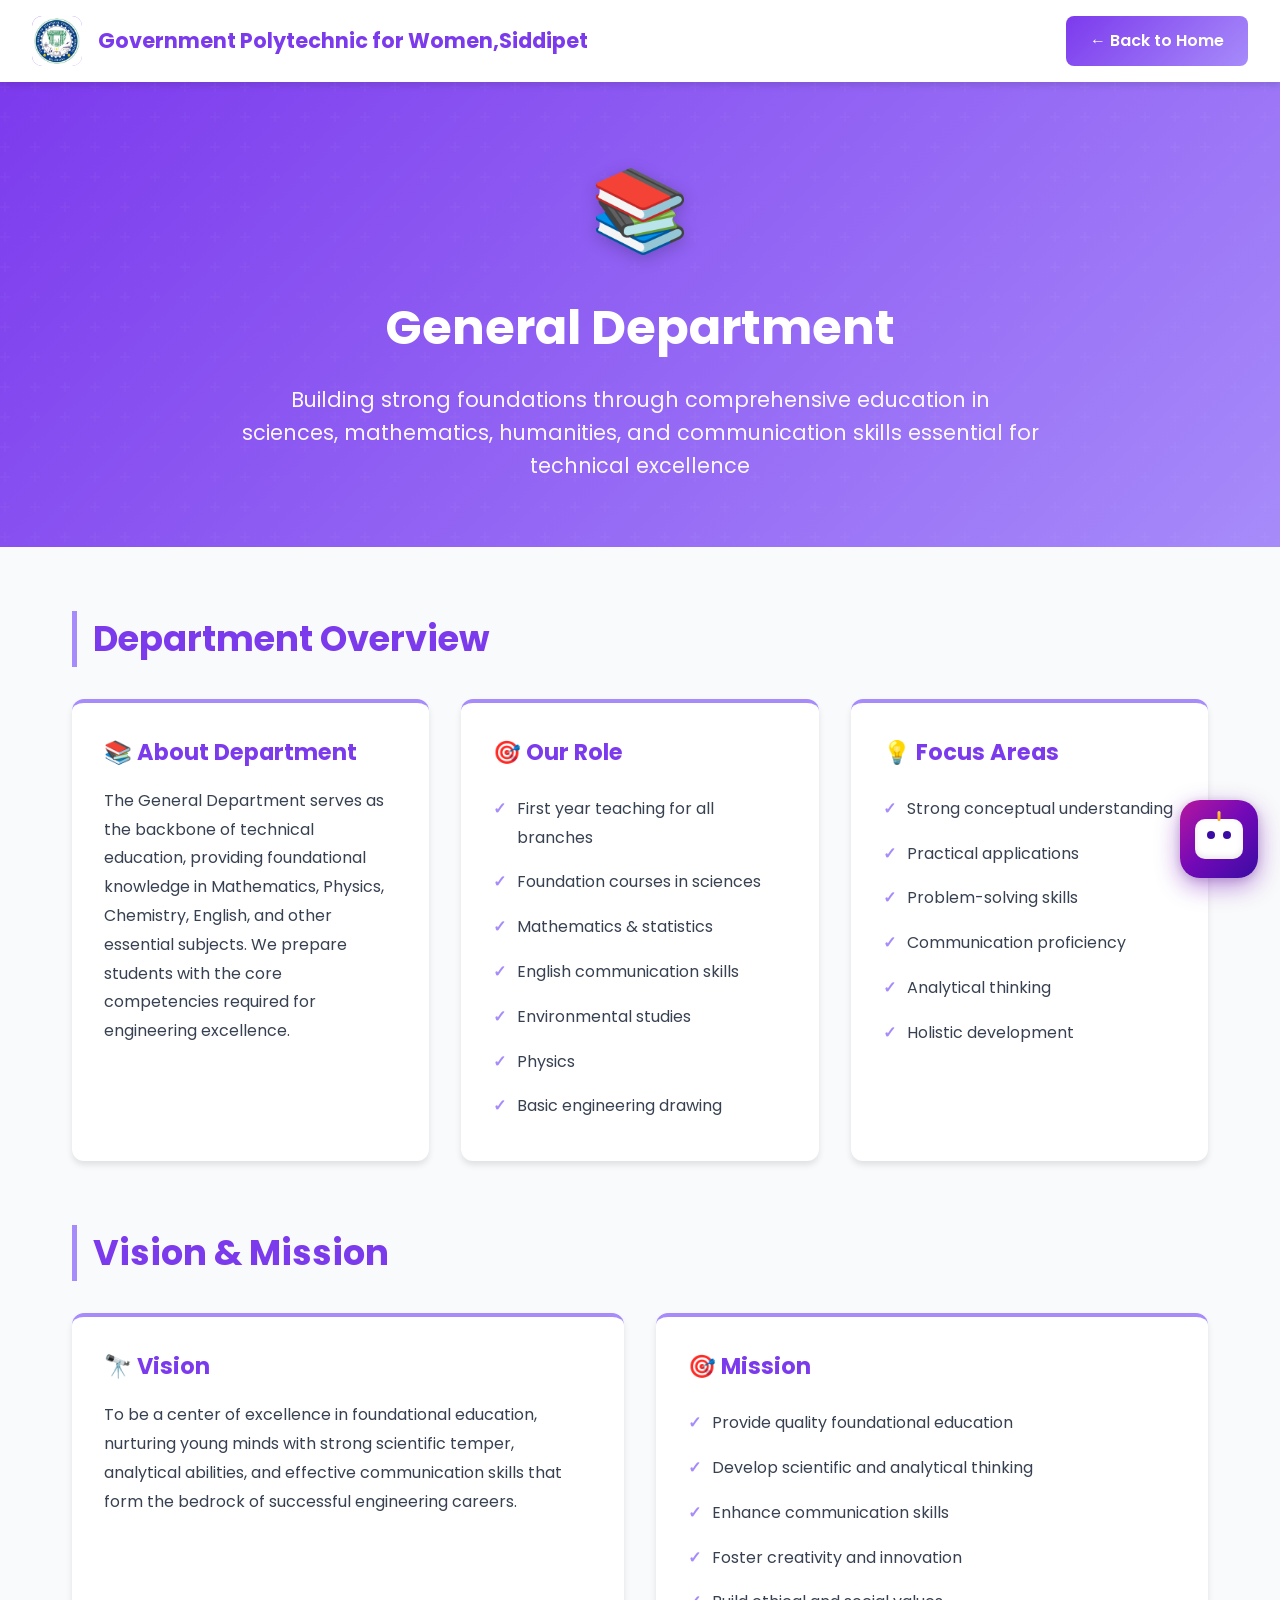
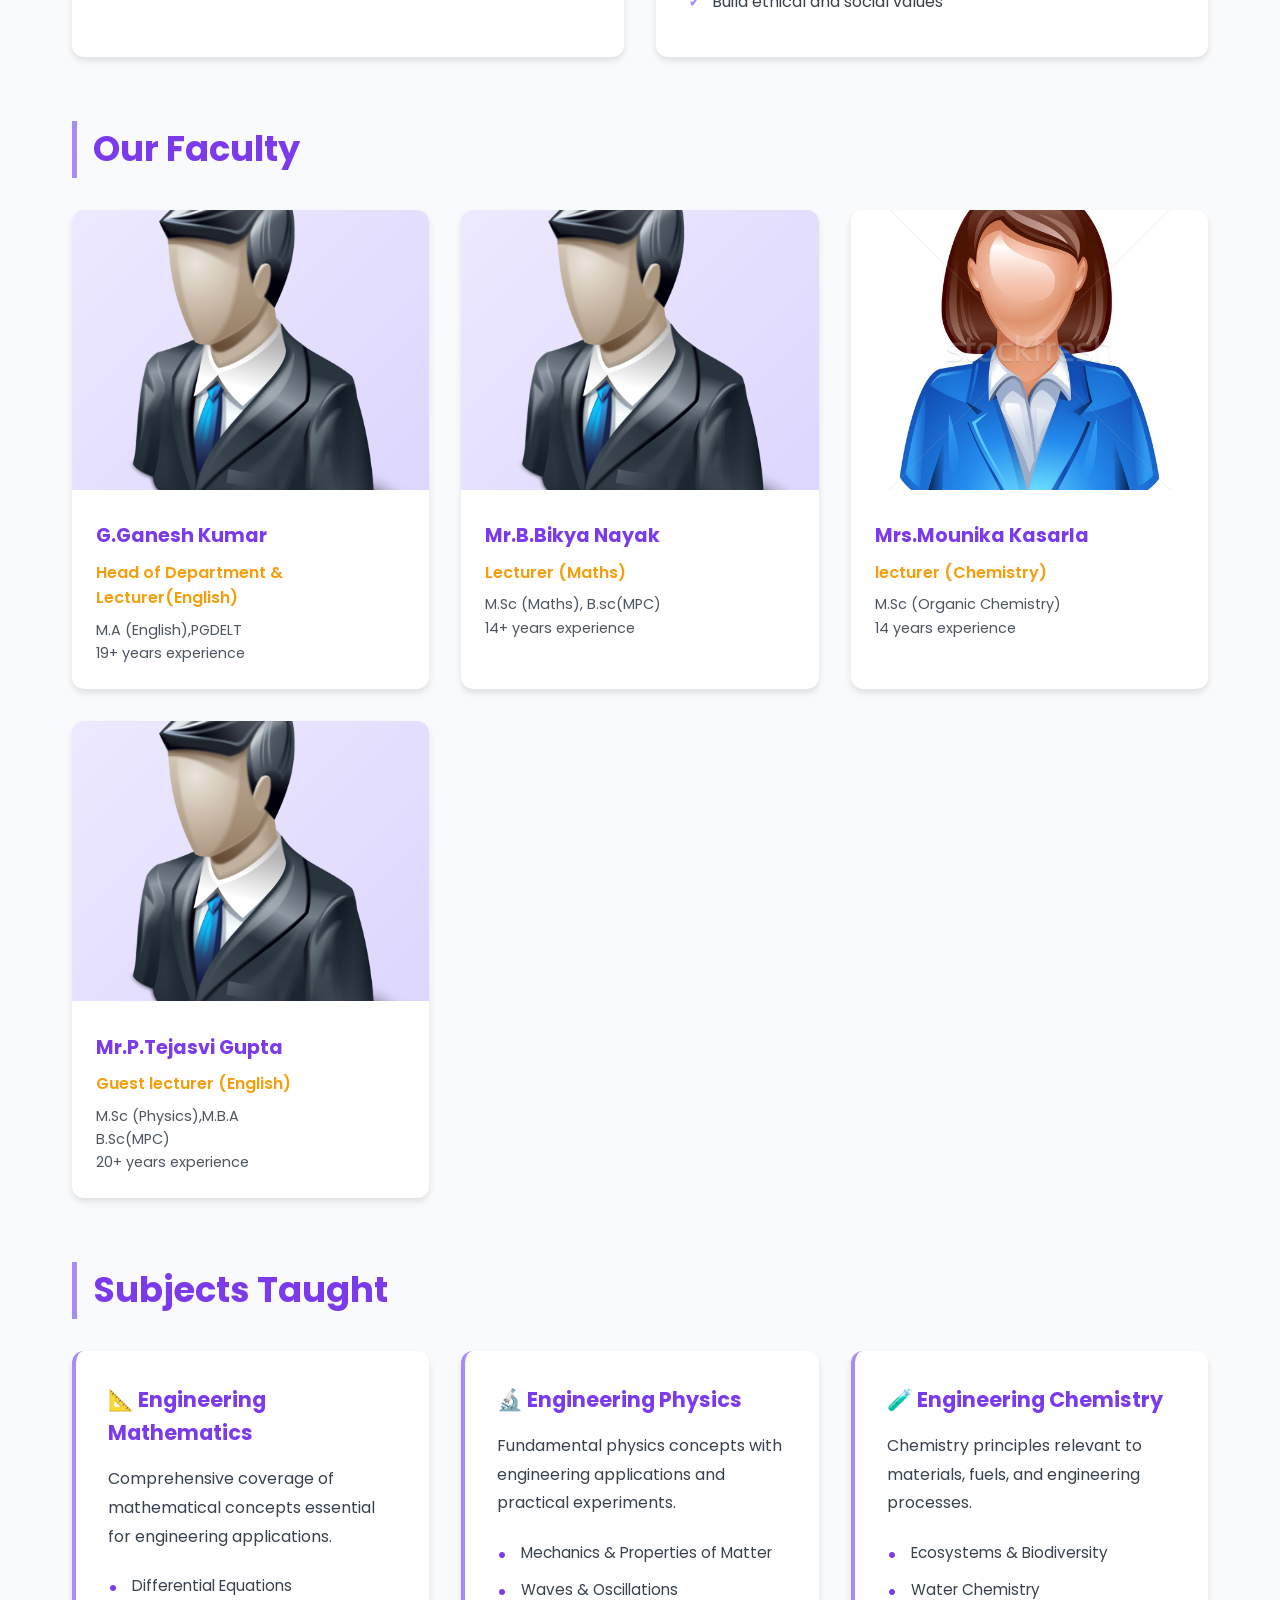
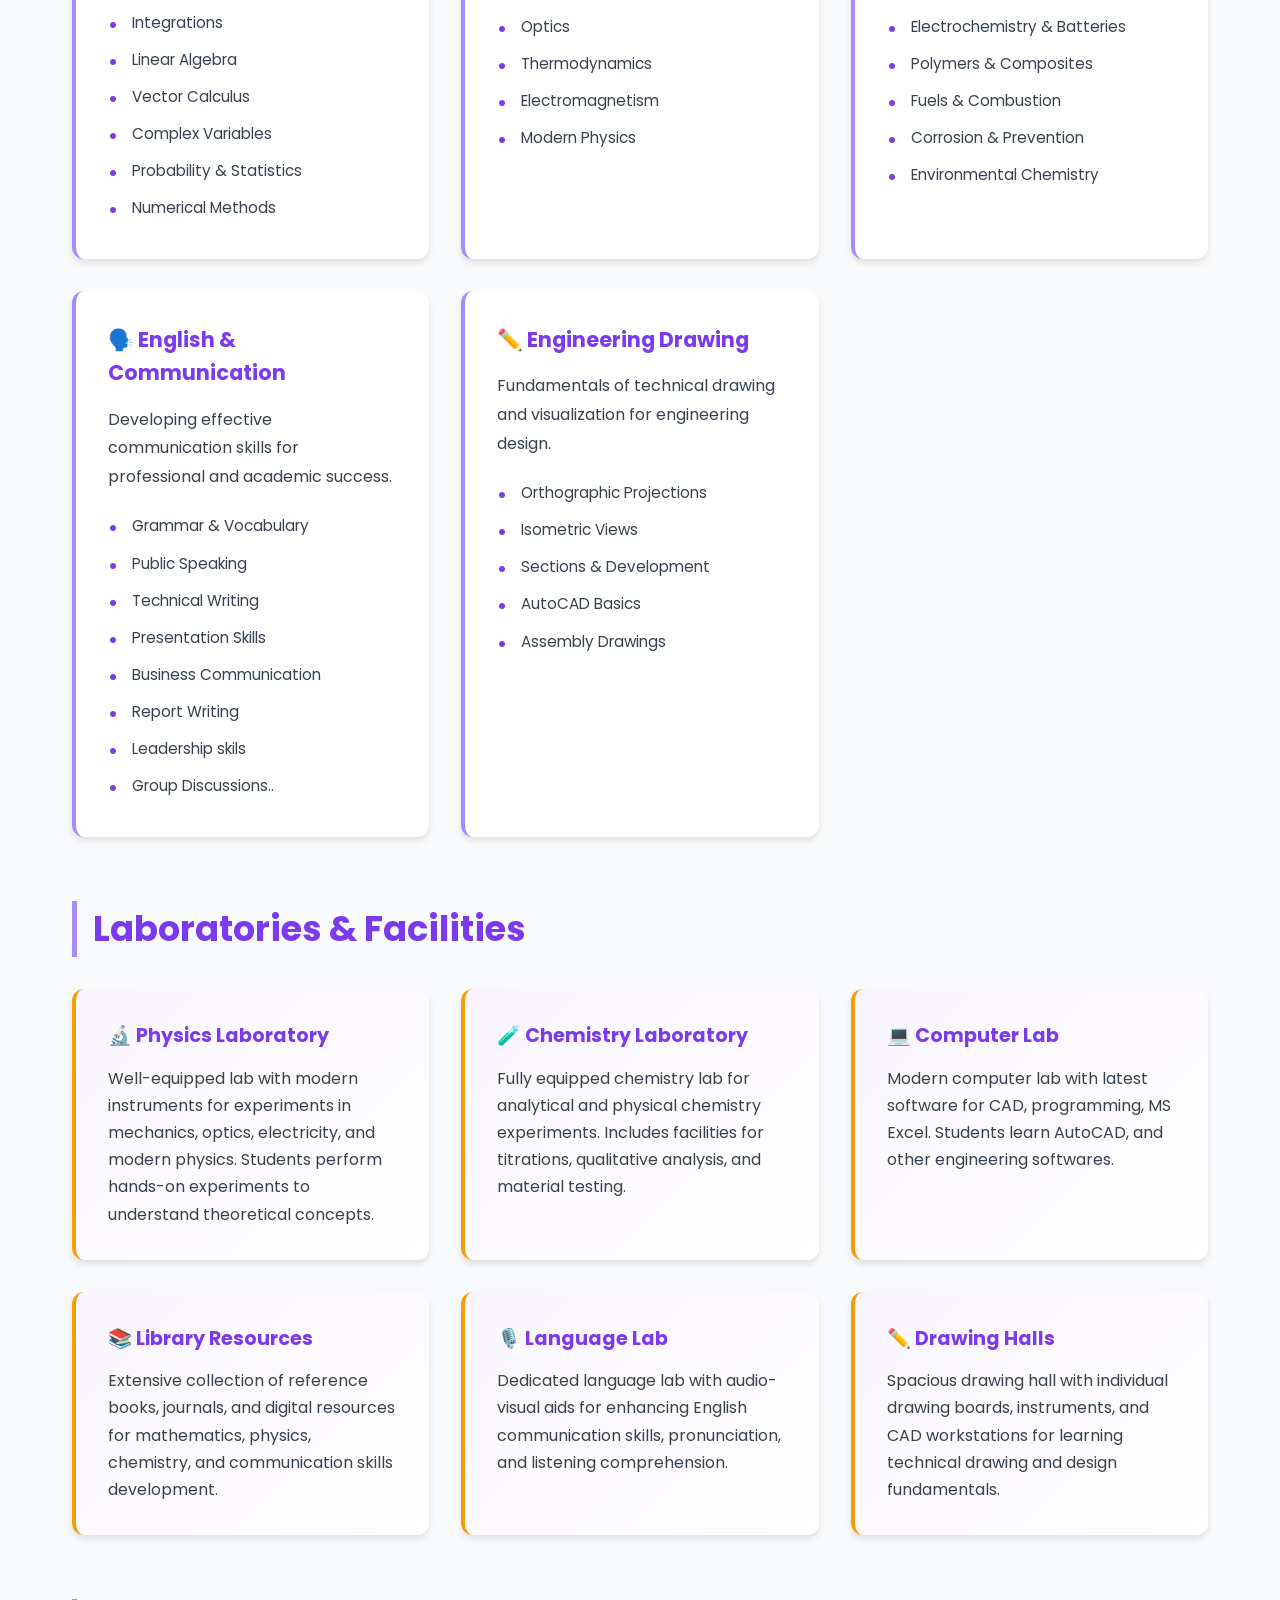
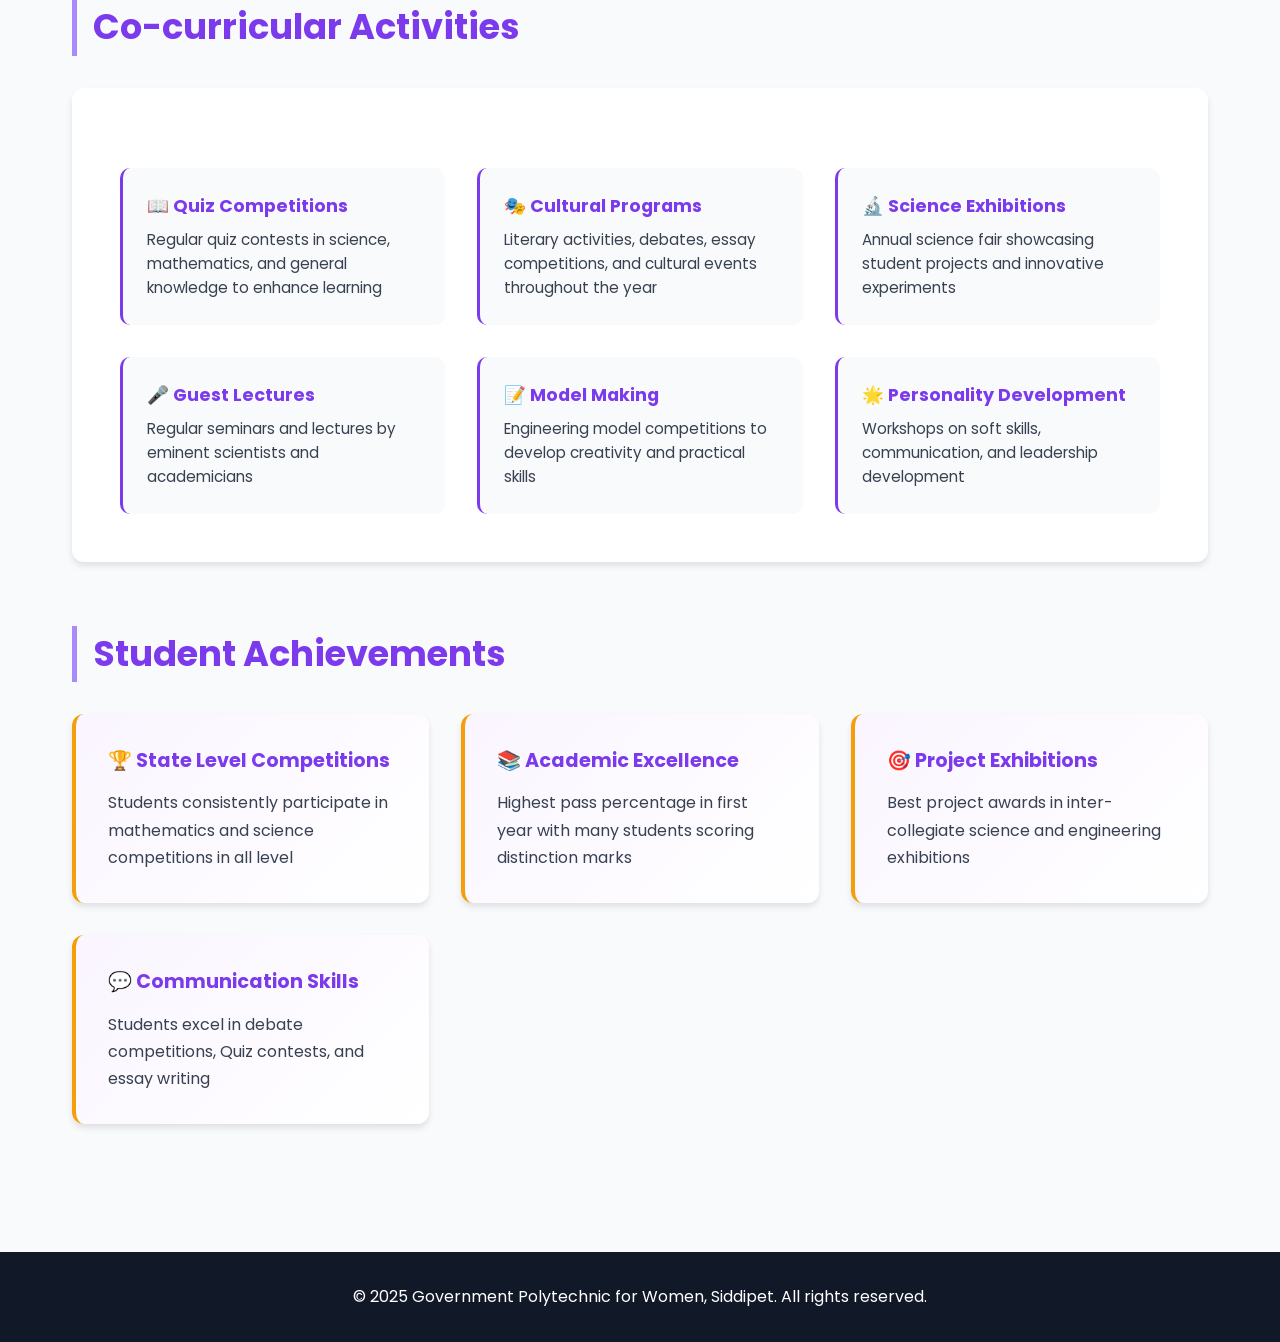
<file: General.html>
<!DOCTYPE html>
<html lang="en">
<head>
  <meta charset="UTF-8">
  <meta name="viewport" content="width=device-width, initial-scale=1.0">
  <title>General Department - GPWS Siddipet</title>
    <link rel="stylesheet" href="smartdesk.css">
  <link rel="stylesheet" href="https://fonts.googleapis.com/css2?family=Poppins:wght@300;400;500;600;700&display=swap">
  <style>
    :root {
      --primary-purple: #7c3aed;
      --primary-light: #a78bfa;
      --accent-gold: #f59e0b;
      --white: #ffffff;
      --gray-50: #f9fafb;
      --gray-100: #f3f4f6;
      --gray-600: #4b5563;
      --gray-700: #374151;
      --gray-800: #1f2937;
      --gray-900: #111827;
    }

    * { margin: 0; padding: 0; box-sizing: border-box; }

    body {
      font-family: 'Poppins', sans-serif;
      line-height: 1.6;
      color: var(--gray-800);
      background-color: var(--gray-50);
    }

    header {
      background: var(--white);
      box-shadow: 0 4px 6px rgba(0,0,0,0.1);
      padding: 1rem 0;
      position: sticky;
      top: 0;
      z-index: 1000;
    }

    nav {
      max-width: 1280px;
      margin: 0 auto;
      display: flex;
      justify-content: space-between;
      align-items: center;
      padding: 0 2rem;
    }

    .logo {
      display: flex;
      align-items: center;
      gap: 1rem;
      text-decoration: none;
    }
     .logo img{
      width:50px;
      height: 50px;
      border-radius:10px;
    }

    .logo-icon {
      width: 50px;
      height: 50px;
      background: linear-gradient(135deg, var(--primary-purple), var(--primary-light));
      border-radius: 10px;
      display: flex;
      align-items: center;
      justify-content: center;
      color: var(--white);
      font-weight: 700;
      font-size: 1.2rem;
    }

    .logo-text h1 {
      font-size: 1.3rem;
      color: var(--primary-purple);
      font-weight: 700;
    }

    .back-btn {
      padding: 0.75rem 1.5rem;
      background: linear-gradient(135deg, var(--primary-purple), var(--primary-light));
      color: var(--white);
      text-decoration: none;
      border-radius: 8px;
      font-weight: 600;
      transition: transform 0.3s;
    }

    .back-btn:hover { transform: translateY(-2px); }

    .dept-hero {
      background: linear-gradient(135deg, var(--primary-purple), var(--primary-light));
      color: var(--white);
      padding: 4rem 2rem;
      text-align: center;
      position: relative;
      overflow: hidden;
    }

    .dept-hero::before {
      content: '';
      position: absolute;
      top: 0;
      left: 0;
      width: 100%;
      height: 100%;
      background: url("data:image/svg+xml,%3Csvg width='60' height='60' viewBox='0 0 60 60' xmlns='http://www.w3.org/2000/svg'%3E%3Cg fill='none' fill-rule='evenodd'%3E%3Cg fill='%23ffffff' fill-opacity='0.05'%3E%3Cpath d='M36 34v-4h-2v4h-4v2h4v4h2v-4h4v-2h-4zm0-30V0h-2v4h-4v2h4v4h2V6h4V4h-4zM6 34v-4H4v4H0v2h4v4h2v-4h4v-2H6zM6 4V0H4v4H0v2h4v4h2V6h4V4H6z'/%3E%3C/g%3E%3C/g%3E%3C/svg%3E");
      opacity: 0.5;
    }

    .dept-hero-content {
      max-width: 1200px;
      margin: 0 auto;
      position: relative;
      z-index: 1;
    }

    .dept-icon-large {
      font-size: 5rem;
      margin-bottom: 1rem;
      filter: drop-shadow(0 4px 8px rgba(0,0,0,0.2));
    }

    .dept-hero h1 {
      font-size: 3rem;
      margin-bottom: 1rem;
      font-weight: 700;
    }

    .dept-hero p {
      font-size: 1.3rem;
      opacity: 0.95;
      max-width: 800px;
      margin: 0 auto;
    }

    .content-section {
      max-width: 1200px;
      margin: 0 auto;
      padding: 4rem 2rem;
    }

    .section-title {
      font-size: 2.2rem;
      color: var(--primary-purple);
      margin-bottom: 2rem;
      font-weight: 700;
      border-left: 5px solid var(--primary-light);
      padding-left: 1rem;
    }

    .overview-grid {
      display: grid;
      grid-template-columns: repeat(auto-fit, minmax(300px, 1fr));
      gap: 2rem;
      margin-bottom: 4rem;
    }

    .overview-card {
      background: var(--white);
      padding: 2rem;
      border-radius: 12px;
      box-shadow: 0 4px 6px rgba(0,0,0,0.1);
      border-top: 4px solid var(--primary-light);
      transition: transform 0.3s;
    }

    .overview-card:hover { transform: translateY(-5px); }

    .overview-card h3 {
      color: var(--primary-purple);
      margin-bottom: 1rem;
      font-size: 1.4rem;
      display: flex;
      align-items: center;
      gap: 0.5rem;
    }

    .overview-card p, .overview-card ul {
      color: var(--gray-700);
      line-height: 1.8;
    }

    .overview-card ul {
      list-style: none;
      padding-left: 0;
    }

    .overview-card ul li {
      padding: 0.5rem 0;
      padding-left: 1.5rem;
      position: relative;
    }

    .overview-card ul li:before {
      content: "✓";
      position: absolute;
      left: 0;
      color: var(--primary-light);
      font-weight: bold;
    }

    .faculty-grid {
      display: grid;
      grid-template-columns: repeat(auto-fit, minmax(280px, 1fr));
      gap: 2rem;
      margin-bottom: 4rem;
    }

    .faculty-card {
      background: var(--white);
      border-radius: 12px;
      overflow: hidden;
      box-shadow: 0 4px 6px rgba(0,0,0,0.1);
      transition: transform 0.3s;
    }

    .faculty-card:hover { transform: translateY(-5px); }

    .faculty-img {
      width: 100%;
      height: 280px;
      object-fit: cover;
      background: linear-gradient(135deg, #ede9fe, #ddd6fe);
    }

    .faculty-info { padding: 1.5rem; }

    .faculty-info h4 {
      color: var(--primary-purple);
      font-size: 1.2rem;
      margin-bottom: 0.5rem;
    }

    .faculty-info .designation {
      color: var(--accent-gold);
      font-weight: 600;
      margin-bottom: 0.5rem;
    }

    .faculty-info .qualification {
      color: var(--gray-600);
      font-size: 0.9rem;
    }

    .subjects-section {
      margin-bottom: 4rem;
    }

    .subjects-grid {
      display: grid;
      grid-template-columns: repeat(auto-fit, minmax(320px, 1fr));
      gap: 2rem;
    }

    .subject-card {
      background: var(--white);
      padding: 2rem;
      border-radius: 12px;
      box-shadow: 0 4px 6px rgba(0,0,0,0.1);
      border-left: 4px solid var(--primary-light);
      transition: transform 0.3s;
    }

    .subject-card:hover { transform: translateY(-5px); }

    .subject-card h4 {
      color: var(--primary-purple);
      font-size: 1.3rem;
      margin-bottom: 1rem;
      display: flex;
      align-items: center;
      gap: 0.5rem;
    }

    .subject-card p {
      color: var(--gray-700);
      line-height: 1.8;
      margin-bottom: 1rem;
    }

    .topics-list {
      list-style: none;
      padding-left: 0;
    }

    .topics-list li {
      padding: 0.4rem 0;
      padding-left: 1.5rem;
      position: relative;
      color: var(--gray-700);
      font-size: 0.95rem;
    }

    .topics-list li:before {
      content: "•";
      position: absolute;
      left: 0;
      color: var(--primary-purple);
      font-weight: bold;
      font-size: 1.2rem;
    }

    .facilities-grid {
      display: grid;
      grid-template-columns: repeat(auto-fit, minmax(300px, 1fr));
      gap: 2rem;
      margin-bottom: 4rem;
    }

    .facility-card {
      background: linear-gradient(135deg, #faf5ff, #ffffff);
      padding: 2rem;
      border-radius: 12px;
      box-shadow: 0 4px 6px rgba(0,0,0,0.1);
      border-left: 4px solid var(--accent-gold);
      transition: transform 0.3s;
    }

    .facility-card:hover { transform: translateY(-5px); }

    .facility-card h4 {
      color: var(--primary-purple);
      font-size: 1.2rem;
      margin-bottom: 0.8rem;
      display: flex;
      align-items: center;
      gap: 0.5rem;
    }

    .facility-card p { color: var(--gray-700); line-height: 1.7; }

    .activities-section {
      background: var(--white);
      padding: 3rem;
      border-radius: 12px;
      box-shadow: 0 4px 6px rgba(0,0,0,0.1);
      margin-bottom: 4rem;
    }

    .activities-grid {
      display: grid;
      grid-template-columns: repeat(auto-fit, minmax(280px, 1fr));
      gap: 2rem;
      margin-top: 2rem;
    }

    .activity-item {
      padding: 1.5rem;
      background: var(--gray-50);
      border-radius: 10px;
      border-left: 3px solid var(--primary-purple);
    }

    .activity-item h5 {
      color: var(--primary-purple);
      margin-bottom: 0.5rem;
      font-size: 1.1rem;
    }

    .activity-item p {
      color: var(--gray-700);
      font-size: 0.95rem;
    }

    footer {
      background: var(--gray-900);
      color: var(--white);
      padding: 2rem;
      text-align: center;
    }

    @media (max-width: 768px) {
      .dept-hero h1 { font-size: 2rem; }
      .section-title { font-size: 1.8rem; }
      .overview-grid, .faculty-grid, .subjects-grid, .facilities-grid, .activities-grid { 
        grid-template-columns: 1fr; 
      }
    }
  </style>
</head>
<body>
  <header>
    <nav>
      <a href="index.html" class="logo">
        <div class="logo-icon">
          <div class="logo">
            <img src="assets/logo2.png" alt="gpw">
          </div>
        </div>
        <div class="logo-text">
          <h1>Government Polytechnic for Women,Siddipet</h1>
        </div>
      </a>
      <a href="index.html#departments" class="back-btn">← Back to Home</a>
    </nav>
  </header>

  <section class="dept-hero">
    <div class="dept-hero-content">
      <div class="dept-icon-large">📚</div>
      <h1>General Department</h1>
      <p>Building strong foundations through comprehensive education in sciences, mathematics, humanities, and communication skills essential for technical excellence</p>
    </div>
  </section>

  <div class="content-section">
    <h2 class="section-title">Department Overview</h2>
    <div class="overview-grid">
      <div class="overview-card">
        <h3>📚 About Department</h3>
        <p>The General Department serves as the backbone of technical education, providing foundational knowledge in Mathematics, Physics, Chemistry, English, and other essential subjects. We prepare students with the core competencies required for engineering excellence.</p>
      </div>
      <div class="overview-card">
        <h3>🎯 Our Role</h3>
        <ul>
          <li>First year teaching for all branches</li>
          <li>Foundation courses in sciences</li>
          <li>Mathematics & statistics</li>
          <li>English communication skills</li>
          <li>Environmental studies</li>
          <li>Physics</li>
          <li>Basic engineering drawing</li>
        </ul>
      </div>
      <div class="overview-card">
        <h3>💡 Focus Areas</h3>
        <ul>
          <li>Strong conceptual understanding</li>
          <li>Practical applications</li>
          <li>Problem-solving skills</li>
          <li>Communication proficiency</li>
          <li>Analytical thinking</li>
          <li>Holistic development</li>
        </ul>
      </div>
    </div>

    <h2 class="section-title">Vision & Mission</h2>
    <div class="overview-grid">
      <div class="overview-card">
        <h3>🔭 Vision</h3>
        <p>To be a center of excellence in foundational education, nurturing young minds with strong scientific temper, analytical abilities, and effective communication skills that form the bedrock of successful engineering careers.</p>
      </div>
      <div class="overview-card">
        <h3>🎯 Mission</h3>
        <ul>
          <li>Provide quality foundational education</li>
          <li>Develop scientific and analytical thinking</li>
          <li>Enhance communication skills</li>
          <li>Foster creativity and innovation</li>
          <li>Build ethical and social values</li>
        </ul>
      </div>
    </div>

    <h2 class="section-title">Our Faculty</h2>
    <div class="faculty-grid">
      <div class="faculty-card">
        <img class="faculty-img" src="assets/user-icon1.jpg" alt="HOD">
        <div class="faculty-info">
          <h4>G.Ganesh Kumar</h4>
          <p class="designation">Head of Department & Lecturer(English)</p>
          <p class="qualification">M.A (English),PGDELT<br>19+ years experience</p>
        </div>
      </div>
      <div class="faculty-card">
        <img class="faculty-img" src="assets/user-icon1.jpg" alt="Faculty">
        <div class="faculty-info">
          <h4>Mr.B.Bikya Nayak</h4>
          <p class="designation">Lecturer (Maths)</p>
          <p class="qualification">M.Sc (Maths), B.sc(MPC)<br>14+ years experience</p>
        </div>
      </div>
      <div class="faculty-card">
        <img class="faculty-img" src="assets/user-icon2.jpg" alt="Faculty">
        <div class="faculty-info">
          <h4>Mrs.Mounika Kasarla</h4>
          <p class="designation">lecturer (Chemistry)</p>
          <p class="qualification">M.Sc (Organic Chemistry)<br>14 years experience</p>
        </div>
      </div>
      <div class="faculty-card">
        <img class="faculty-img" src="assets/user-icon1.jpg" alt="Faculty">
        <div class="faculty-info">
          <h4>Mr.P.Tejasvi Gupta</h4>
          <p class="designation">Guest lecturer (English)</p>
          <p class="qualification">M.Sc (Physics),M.B.A<br>B.Sc(MPC)<br>20+ years experience</p>
        </div>
      </div>
    </div>

    <h2 class="section-title">Subjects Taught</h2>
    <div class="subjects-section">
      <div class="subjects-grid">
        <div class="subject-card">
          <h4>📐 Engineering Mathematics</h4>
          <p>Comprehensive coverage of mathematical concepts essential for engineering applications.</p>
          <ul class="topics-list">
            <li>Differential Equations</li>
            <li>Integrations</li>
            <li>Linear Algebra</li>
            <li>Vector Calculus</li>
            <li>Complex Variables</li>
            <li>Probability & Statistics</li>
            <li>Numerical Methods</li>
          </ul>
        </div>

        <div class="subject-card">
          <h4>🔬 Engineering Physics</h4>
          <p>Fundamental physics concepts with engineering applications and practical experiments.</p>
          <ul class="topics-list">
            <li>Mechanics & Properties of Matter</li>
            <li>Waves & Oscillations</li>
            <li>Optics</li>
            <li>Thermodynamics</li>
            <li>Electromagnetism</li>
            <li>Modern Physics</li>
          </ul>
        </div>

        <div class="subject-card">
          <h4>🧪 Engineering Chemistry</h4>
          <p>Chemistry principles relevant to materials, fuels, and engineering processes.</p>
          <ul class="topics-list">
            <li>Ecosystems & Biodiversity</li>
            <li>Water Chemistry</li>
            <li>Electrochemistry & Batteries</li>
            <li>Polymers & Composites</li>
            <li>Fuels & Combustion</li>
            <li>Corrosion & Prevention</li>
            <li>Environmental Chemistry</li>
          </ul>
        </div>

        <div class="subject-card">
          <h4>🗣️ English & Communication</h4>
          <p>Developing effective communication skills for professional and academic success.</p>
          <ul class="topics-list">
            <li>Grammar & Vocabulary</li>
            <li>Public Speaking</li>
            <li>Technical Writing</li>
            <li>Presentation Skills</li>
            <li>Business Communication</li>
            <li>Report Writing</li>
            <li>Leadership skils</li>
            <li>Group Discussions..</li>
          </ul>
        </div>

        <div class="subject-card">
          <h4>✏️ Engineering Drawing</h4>
          <p>Fundamentals of technical drawing and visualization for engineering design.</p>
          <ul class="topics-list">
            <li>Orthographic Projections</li>
            <li>Isometric Views</li>
            <li>Sections & Development</li>
            <li>AutoCAD Basics</li>
            <li>Assembly Drawings</li>
          </ul>
        </div>
      </div>
    </div>

    <h2 class="section-title">Laboratories & Facilities</h2>
    <div class="facilities-grid">
      <div class="facility-card">
        <h4>🔬 Physics Laboratory</h4>
        <p>Well-equipped lab with modern instruments for experiments in mechanics, optics, electricity, and modern physics. Students perform hands-on experiments to understand theoretical concepts.</p>
      </div>
      <div class="facility-card">
        <h4>🧪 Chemistry Laboratory</h4>
        <p>Fully equipped chemistry lab for analytical and physical chemistry experiments. Includes facilities for titrations, qualitative analysis, and material testing.</p>
      </div>
      <div class="facility-card">
        <h4>💻 Computer Lab</h4>
        <p>Modern computer lab with latest software for CAD, programming, MS Excel. Students learn AutoCAD, and other engineering softwares.</p>
      </div>
      <div class="facility-card">
        <h4>📚 Library Resources</h4>
        <p>Extensive collection of reference books, journals, and digital resources for mathematics, physics, chemistry, and communication skills development.</p>
      </div>
      <div class="facility-card">
        <h4>🎙️ Language Lab</h4>
        <p>Dedicated language lab with audio-visual aids for enhancing English communication skills, pronunciation, and listening comprehension.</p>
      </div>
      <div class="facility-card">
        <h4>✏️ Drawing Halls</h4>
        <p>Spacious drawing hall with individual drawing boards, instruments, and CAD workstations for learning technical drawing and design fundamentals.</p>
      </div>
    </div>

    <h2 class="section-title">Co-curricular Activities</h2>
    <div class="activities-section">
      <div class="activities-grid">
        <div class="activity-item">
          <h5>📖 Quiz Competitions</h5>
          <p>Regular quiz contests in science, mathematics, and general knowledge to enhance learning</p>
        </div>
        <div class="activity-item">
          <h5>🎭 Cultural Programs</h5>
          <p>Literary activities, debates, essay competitions, and cultural events throughout the year</p>
        </div>
        <div class="activity-item">
          <h5>🔬 Science Exhibitions</h5>
          <p>Annual science fair showcasing student projects and innovative experiments</p>
        </div>
        <div class="activity-item">
          <h5>🎤 Guest Lectures</h5>
          <p>Regular seminars and lectures by eminent scientists and academicians</p>
        </div>
        <div class="activity-item">
          <h5>📝 Model Making</h5>
          <p>Engineering model competitions to develop creativity and practical skills</p>
        </div>
        <div class="activity-item">
          <h5>🌟 Personality Development</h5>
          <p>Workshops on soft skills, communication, and leadership development</p>
        </div>
      </div>
    </div>

    <h2 class="section-title">Student Achievements</h2>
    <div class="facilities-grid">
      <div class="facility-card">
        <h4>🏆 State Level Competitions</h4>
        <p>Students consistently participate in mathematics and science competitions in all level</p>
      </div>
      <div class="facility-card">
        <h4>📚 Academic Excellence</h4>
        <p>Highest pass percentage in first year with many students scoring distinction marks</p>
      </div>
      <div class="facility-card">
        <h4>🎯 Project Exhibitions</h4>
        <p>Best project awards in inter-collegiate science and engineering exhibitions</p>
      </div>
      <div class="facility-card">
        <h4>💬 Communication Skills</h4>
        <p>Students excel in debate competitions, Quiz contests, and essay writing</p>
      </div>
    </div>
  </div>

  <footer>
    <p>&copy; 2025 Government Polytechnic for Women, Siddipet. All rights reserved.</p>
  </footer>
   <script src="smartdesk.js"></script>
</body>
</html>
</file>
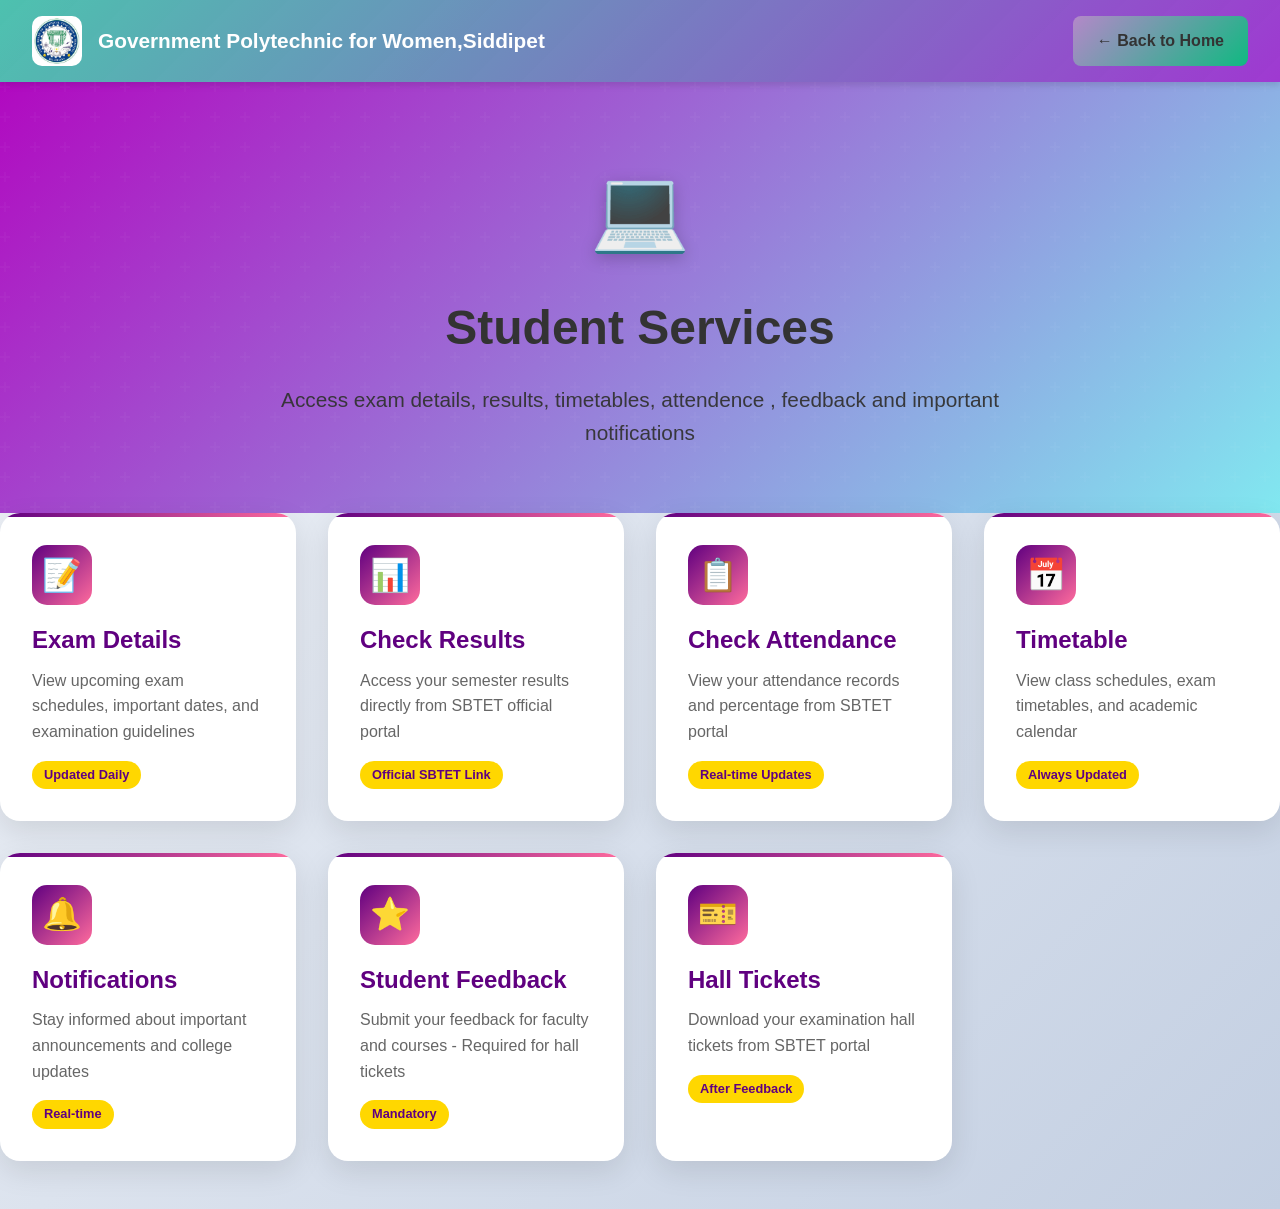
<file: stud.html>
<!DOCTYPE html>
<html lang="en">
<head>
  <meta charset="UTF-8">
  <meta name="viewport" content="width=device-width, initial-scale=1.0">
  <title>Student Services - Government Polytechnic for Women, Siddipet</title>
  <style>
    * {
      margin: 0;
      padding: 0;
      box-sizing: border-box;
    }

    :root {
      --primary: #600080;
      --primary-dark: #4a0062;
      --secondary: #ff6b9d;
      --accent: #ffd700;
      --text: #333;
      --text-light: #666;
      --bg: #ffffff;
      --card-bg: #f8f9fa;
      --border: #e0e0e0;
      --success: #10b981;
      --warning: #f59e0b;
      --error: #ef4444;
      --info: #3b82f6;
    }

    body {
      font-family: 'Segoe UI', Tahoma, Geneva, Verdana, sans-serif;
      background: linear-gradient(135deg, #f5f7fa 0%, #c3cfe2 100%);
      color: var(--text);
      line-height: 1.6;
      min-height: 100vh;
    }

    /* Header */
     header {

background: linear-gradient(135deg, rgba(47, 184, 161, 0.85) 0%, rgba(139,0,199,0.75) 100%);
      box-shadow: 0 4px 6px rgba(0,0,0,0.1);
      padding: 1rem 0;
      position: sticky;
      top: 0;
      z-index: 1000;
    }

    nav {
      max-width: 1280px;
      margin: 0 auto;
      display: flex;
      justify-content: space-between;
      align-items: center;
      padding: 0 2rem;
    }

    .logo {
      display: flex;
      align-items: center;
      gap: 1rem;
      text-decoration: none;
    }
    .logo img{
      width:50px;
      height: 50px;
      border-radius:10px;
    }

    .logo-icon {
      width: 50px;
      height: 50px;
      background: linear-gradient(135deg, var(--primary-blue), var(--primary-light));
      border-radius: 10px;
      display: flex;
      align-items: center;
      justify-content: center;
      color: var(--white);
      font-weight: 700;
      font-size: 1.2rem;
    }

    .logo-text h1 {
      font-size: 1.3rem;
      color: white;
      font-weight: 700;
    }

    .back-btn {
      padding: 0.75rem 1.5rem;
      background: linear-gradient(135deg, #b488c9ff, #10b981);
      color: var(--white);
      text-decoration: none;
      border-radius: 8px;
      font-weight: 600;
      transition: transform 0.3s;
    }

    .back-btn:hover {
      transform: translateY(-2px);
    }

    /* Hero Section */
    .dept-hero {
     background: linear-gradient(135deg, #b109c0, #81e8f0);
      color: var(--white);
      padding: 4rem 2rem;
      text-align: center;
      position: relative;
      overflow: hidden;
    }

    .dept-hero::before {
      content: '';
      position: absolute;
      top: 0;
      left: 0;
      width: 100%;
      height: 100%;
      background: url("data:image/svg+xml,%3Csvg width='60' height='60' viewBox='0 0 60 60' xmlns='http://www.w3.org/2000/svg'%3E%3Cg fill='none' fill-rule='evenodd'%3E%3Cg fill='%23ffffff' fill-opacity='0.05'%3E%3Cpath d='M36 34v-4h-2v4h-4v2h4v4h2v-4h4v-2h-4zm0-30V0h-2v4h-4v2h4v4h2V6h4V4h-4zM6 34v-4H4v4H0v2h4v4h2v-4h4v-2H6zM6 4V0H4v4H0v2h4v4h2V6h4V4H6z'/%3E%3C/g%3E%3C/g%3E%3C/svg%3E");
      opacity: 0.5;
    }

    .dept-hero-content {
      max-width: 1200px;
      margin: 0 auto;
      position: relative;
      z-index: 1;
    }

    .dept-icon-large {
      font-size: 5rem;
      margin-bottom: 1rem;
      filter: drop-shadow(0 4px 8px rgba(0,0,0,0.2));
    }

    .dept-hero h1 {
      font-size: 3rem;
      margin-bottom: 1rem;
      font-weight: 700;
    }

    .dept-hero p {
      font-size: 1.3rem;
      opacity: 0.95;
      max-width: 800px;
      margin: 0 auto;
    }

    /* Content Section */
    .content-section {
      max-width: 1200px;
      margin: 0 auto;
      padding: 4rem 2rem;
    }

    .section-title {
      font-size: 2.2rem;
      color: var(--primary-blue);
      margin-bottom: 2rem;
      font-weight: 700;
      border-left: 5px solid var(--primary-light);
      padding-left: 1rem;
    }
    /* Service Cards Grid */
    .services-grid {
      display: grid;
      grid-template-columns: repeat(auto-fit, minmax(280px, 1fr));
      gap: 2rem;
      margin-bottom: 3rem;
    }

    .service-card {
      background: white;
      border-radius: 20px;
      padding: 2rem;
      box-shadow: 0 10px 30px rgba(0,0,0,0.1);
      transition: all 0.3s;
      cursor: pointer;
      position: relative;
      overflow: hidden;
    }

    .service-card::before {
      content: '';
      position: absolute;
      top: 0;
      left: 0;
      width: 100%;
      height: 4px;
      background: linear-gradient(90deg, var(--primary), var(--secondary));
    }

    .service-card:hover {
      transform: translateY(-10px);
      box-shadow: 0 15px 40px rgba(96,0,128,0.2);
    }

    .service-icon {
      width: 60px;
      height: 60px;
      background: linear-gradient(135deg, var(--primary), var(--secondary));
      border-radius: 15px;
      display: flex;
      align-items: center;
      justify-content: center;
      font-size: 2rem;
      margin-bottom: 1rem;
    }

    .service-card h3 {
      font-size: 1.5rem;
      color: var(--primary);
      margin-bottom: 0.5rem;
    }

    .service-card p {
      color: var(--text-light);
      margin-bottom: 1rem;
    }

    .service-badge {
      display: inline-block;
      background: var(--accent);
      color: var(--primary);
      padding: 0.25rem 0.75rem;
      border-radius: 20px;
      font-size: 0.8rem;
      font-weight: 600;
    }

    /* Modal */
    .modal {
      display: none;
      position: fixed;
      top: 0;
      left: 0;
      width: 100%;
      height: 100%;
      background: rgba(0,0,0,0.7);
      z-index: 1000;
      animation: fadeIn 0.3s;
    }

    .modal.active {
      display: flex;
      align-items: center;
      justify-content: center;
    }

    .modal-content {
      background: white;
      border-radius: 20px;
      max-width: 800px;
      width: 90%;
      max-height: 90vh;
      overflow-y: auto;
      position: relative;
      animation: slideUp 0.3s;
    }

    .modal-header {
      background: linear-gradient(135deg, var(--primary), var(--primary-dark));
      color: white;
      padding: 2rem;
      border-radius: 20px 20px 0 0;
      position: sticky;
      top: 0;
      z-index: 10;
    }

    .modal-header h3 {
      font-size: 1.8rem;
      margin-bottom: 0.5rem;
    }

    .close-btn {
      position: absolute;
      top: 1rem;
      right: 1rem;
      background: rgba(255,255,255,0.2);
      border: none;
      color: white;
      width: 40px;
      height: 40px;
      border-radius: 50%;
      cursor: pointer;
      font-size: 1.5rem;
      display: flex;
      align-items: center;
      justify-content: center;
      transition: all 0.3s;
    }

    .close-btn:hover {
      background: rgba(255,255,255,0.3);
      transform: rotate(90deg);
    }

    .modal-body {
      padding: 2rem;
    }

    /* Forms */
    .form-group {
      margin-bottom: 1.5rem;
    }

    .form-group label {
      display: block;
      font-weight: 600;
      margin-bottom: 0.5rem;
      color: var(--text);
    }

    .form-group input,
    .form-group select {
      width: 100%;
      padding: 0.75rem;
      border: 2px solid var(--border);
      border-radius: 10px;
      font-size: 1rem;
      transition: all 0.3s;
    }

    .form-group input:focus,
    .form-group select:focus {
      outline: none;
      border-color: var(--primary);
      box-shadow: 0 0 0 3px rgba(96,0,128,0.1);
    }

    .btn {
      background: linear-gradient(135deg, var(--primary), var(--secondary));
      color: white;
      border: none;
      padding: 1rem 2rem;
      border-radius: 50px;
      font-size: 1rem;
      font-weight: 600;
      cursor: pointer;
      transition: all 0.3s;
      display: inline-flex;
      align-items: center;
      gap: 0.5rem;
    }

    .btn:hover {
      transform: translateY(-2px);
      box-shadow: 0 10px 20px rgba(96,0,128,0.3);
    }

    .btn:disabled {
      opacity: 0.6;
      cursor: not-allowed;
    }

    /* Hover effects for links */
    a[href]:hover {
      transform: translateX(5px);
    }

    /* Results Display */
    .results-container {
      background: var(--card-bg);
      border-radius: 15px;
      padding: 2rem;
      margin-top: 2rem;
    }

    .result-card {
      background: white;
      border-radius: 10px;
      padding: 1.5rem;
      margin-bottom: 1rem;
      border-left: 4px solid var(--primary);
    }

    .result-header {
      display: flex;
      justify-content: space-between;
      align-items: center;
      margin-bottom: 1rem;
      flex-wrap: wrap;
      gap: 1rem;
    }

    .result-status {
      padding: 0.5rem 1rem;
      border-radius: 20px;
      font-weight: 600;
      font-size: 0.9rem;
    }

    .status-pass {
      background: #d1fae5;
      color: var(--success);
    }

    .status-fail {
      background: #fee2e2;
      color: var(--error);
    }

    .result-details {
      display: grid;
      grid-template-columns: repeat(auto-fit, minmax(200px, 1fr));
      gap: 1rem;
    }

    .detail-item {
      display: flex;
      flex-direction: column;
    }

    .detail-label {
      font-size: 0.9rem;
      color: var(--text-light);
      margin-bottom: 0.25rem;
    }

    .detail-value {
      font-size: 1.1rem;
      font-weight: 600;
      color: var(--primary);
    }

    /* Notifications */
    .notification-item {
      background: white;
      border-radius: 10px;
      padding: 1.5rem;
      margin-bottom: 1rem;
      border-left: 4px solid var(--info);
      display: flex;
      gap: 1rem;
      transition: all 0.3s;
    }

    .notification-item:hover {
      box-shadow: 0 5px 15px rgba(0,0,0,0.1);
    }

    .notification-item.urgent {
      border-left-color: var(--error);
      background: #fef2f2;
    }

    .notification-icon {
      width: 50px;
      height: 50px;
      background: linear-gradient(135deg, var(--primary), var(--secondary));
      border-radius: 10px;
      display: flex;
      align-items: center;
      justify-content: center;
      font-size: 1.5rem;
      flex-shrink: 0;
    }

    .notification-content h4 {
      color: var(--primary);
      margin-bottom: 0.5rem;
    }

    .notification-date {
      font-size: 0.85rem;
      color: var(--text-light);
      margin-top: 0.5rem;
    }

    /* Timetable */
    .timetable-container {
      overflow-x: auto;
    }

    .timetable {
      width: 100%;
      border-collapse: collapse;
      background: white;
      border-radius: 10px;
      overflow: hidden;
    }

    .timetable th,
    .timetable td {
      padding: 1rem;
      text-align: left;
      border-bottom: 1px solid var(--border);
    }

    .timetable th {
      background: linear-gradient(135deg, var(--primary), var(--primary-dark));
      color: white;
      font-weight: 600;
    }

    .timetable tr:hover {
      background: var(--card-bg);
    }

    .subject-code {
      font-weight: 600;
      color: var(--primary);
    }

    /* Exam Schedule */
    .exam-schedule {
      display: grid;
      gap: 1rem;
    }

    .exam-card {
      background: white;
      border-radius: 10px;
      padding: 1.5rem;
      border-left: 4px solid var(--warning);
      transition: all 0.3s;
    }

    .exam-card:hover {
      box-shadow: 0 5px 15px rgba(0,0,0,0.1);
    }

    .exam-date {
      display: inline-block;
      background: var(--warning);
      color: white;
      padding: 0.5rem 1rem;
      border-radius: 20px;
      font-weight: 600;
      margin-bottom: 1rem;
    }

    /* Loading Spinner */
    .loading {
      display: none;
      text-align: center;
      padding: 2rem;
    }

    .loading.active {
      display: block;
    }

    .spinner {
      border: 4px solid var(--border);
      border-top: 4px solid var(--primary);
      border-radius: 50%;
      width: 50px;
      height: 50px;
      animation: spin 1s linear infinite;
      margin: 0 auto;
    }

    @keyframes spin {
      0% { transform: rotate(0deg); }
      100% { transform: rotate(360deg); }
    }

    @keyframes fadeIn {
      from { opacity: 0; }
      to { opacity: 1; }
    }

    @keyframes slideUp {
      from { transform: translateY(50px); opacity: 0; }
      to { transform: translateY(0); opacity: 1; }
    }

    /* Responsive */
    @media (max-width: 768px) {
      .header-top {
        flex-direction: column;
        gap: 1rem;
      }

      .page-title h2 {
        font-size: 2rem;
      }

      .services-grid {
        grid-template-columns: 1fr;
      }

      .result-header {
        flex-direction: column;
        align-items: flex-start;
      }

      .timetable {
        font-size: 0.9rem;
      }

      .timetable th,
      .timetable td {
        padding: 0.75rem 0.5rem;
      }
    }
  </style>
</head>
<body>
  <!-- Header -->
  <header>
    <nav>
      <a href="index.html" class="logo">
        <div class="logo-icon">   
          <div class="logo">
            <img src="assets/logo2.png" alt="gpw">
          </div>
         </div>
        <div class="logo-text">
          <h1>Government Polytechnic for Women,Siddipet</h1>
        </div>
      </a>
      <a href="index.html#departments" class="back-btn">← Back to Home</a>
    </nav>
  </header>

  <section class="dept-hero">
    <div class="dept-hero-content">
      <div class="dept-icon-large">💻</div>
      <h1>Student Services</h1>
      <p>Access exam details, results, timetables, attendence , feedback and  important notifications</p>
    </div>
  </section>

  <!-- Main Container -->
  <div class="container">
    <!-- Page Title --><span></span>
  </div>
    <!-- Services Grid -->
    <div class="services-grid">
      <!-- Exam Details -->
      <div class="service-card" onclick="openModal('examModal')">
        <div class="service-icon">📝</div>
        <h3>Exam Details</h3>
        <p>View upcoming exam schedules, important dates, and examination guidelines</p>
        <span class="service-badge">Updated Daily</span>
      </div>

      <!-- Results -->
      <div class="service-card" onclick="openModal('resultsModal')">
        <div class="service-icon">📊</div>
        <h3>Check Results</h3>
        <p>Access your semester results directly from SBTET official portal</p>
        <span class="service-badge">Official SBTET Link</span>
      </div>

      <!-- Attendance -->
      <div class="service-card" onclick="openModal('attendanceModal')">
        <div class="service-icon">📋</div>
        <h3>Check Attendance</h3>
        <p>View your attendance records and percentage from SBTET portal</p>
        <span class="service-badge">Real-time Updates</span>
      </div>

      <!-- Timetable -->
      <div class="service-card" onclick="openModal('timetableModal')">
        <div class="service-icon">📅</div>
        <h3>Timetable</h3>
        <p>View class schedules, exam timetables, and academic calendar</p>
        <span class="service-badge">Always Updated</span>
      </div>

      <!-- Notifications -->
      <div class="service-card" onclick="openModal('notificationsModal')">
        <div class="service-icon">🔔</div>
        <h3>Notifications</h3>
        <p>Stay informed about important announcements and college updates</p>
        <span class="service-badge">Real-time</span>
      </div>

      <!-- Feedback -->
      <div class="service-card" onclick="openModal('feedbackModal')">
        <div class="service-icon">⭐</div>
        <h3>Student Feedback</h3>
        <p>Submit your feedback for faculty and courses - Required for hall tickets</p>
        <span class="service-badge">Mandatory</span>
      </div>

      <!-- Hall Tickets -->
      <div class="service-card" onclick="openModal('hallticketModal')">
        <div class="service-icon">🎫</div>
        <h3>Hall Tickets</h3>
        <p>Download your examination hall tickets from SBTET portal</p>
        <span class="service-badge">After Feedback</span>
      </div>
    </div>
  </div>

  <!-- Exam Details Modal -->
  <div id="examModal" class="modal">
    <div class="modal-content">
      <div class="modal-header">
        <h3>📝 Examination Schedule</h3>
        <p>Upcoming examinations and important dates</p>
        <button class="close-btn" onclick="closeModal('examModal')">×</button>
      </div>
      <div class="modal-body">
        <div class="exam-schedule">
          <div class="exam-card">
            <span class="exam-date">📅 December 15-20, 2025</span>
            <h4>Mid-Term-II Examinations - Semester III</h4>
            <p><strong>Departments:</strong> CSE, EEE, Civil Engineering</p>
            <p><strong>Time:</strong> 10:00 AM - 1:00 PM</p>
            <p><strong>Instructions:</strong> Students must carry their hall tickets and ID cards. Report 30 minutes before exam time.</p>
          </div>

          <div class="exam-card">
            <span class="exam-date">📅 January 10-25, 2025</span>
            <h4>End Semester Examinations - All Semesters</h4>
            <p><strong>Departments:</strong> All Departments</p>
            <p><strong>Time:</strong> 10:00 AM - 1:00 PM</p>
            <p><strong>Instructions:</strong> Detailed timetable will be published by December 20, 2024</p>
          </div>

          <div class="exam-card">
            <span class="exam-date">📅 February 5, 2025</span>
            <h4>Practical Examinations</h4>
            <p><strong>Departments:</strong> CSE, EEE (Lab courses)</p>
            <p><strong>Duration:</strong> As per department schedule</p>
            <p><strong>Instructions:</strong> Check department notice boards for specific timings</p>
          </div>
        </div>

        <div style="margin-top: 2rem; padding: 1.5rem; background: #fef3c7; border-radius: 10px; border-left: 4px solid var(--warning);">
          <h4 style="color: var(--warning); margin-bottom: 0.5rem;">⚠️ Important Guidelines</h4>
          <ul style="margin-left: 1.5rem; color: var(--text);">
            <li>Hall tickets must be downloaded from student portal</li>
            <li>No electronic devices allowed in examination hall</li>
            <li>Reach 30 minutes before exam commencement</li>
            <li>Carry valid ID proof along with hall ticket</li>
            <li>Follow dress code as per college regulations</li>
          </ul>
        </div>
      </div>
    </div>
  </div>

  <!-- Results Modal -->
  <div id="resultsModal" class="modal">
    <div class="modal-content">
      <div class="modal-header">
        <h3>📊 Check Your Results - SBTET Portal</h3>
        <p>Access official examination results</p>
        <button class="close-btn" onclick="closeModal('resultsModal')">×</button>
      </div>
      <div class="modal-body">
        <div style="background: linear-gradient(135deg, #667eea 0%, #764ba2 100%); padding: 2rem; border-radius: 15px; color: white; margin-bottom: 2rem; text-align: center;">
          <h3 style="margin-bottom: 1rem;">🎓 Official SBTET Results Portal</h3>
          <p style="margin-bottom: 1.5rem; opacity: 0.95;">Check your examination results directly from the State Board of Technical Education and Training (SBTET), Telangana official website</p>
          <a href="https://sbtet.telangana.gov.in/index.html#!/index/DiplomaStudentResult" target="_blank" class="btn" style="background: white; color: var(--primary); display: inline-flex;">
            <span>Go to SBTET Results Portal</span>
            <span>🔗</span>
          </a>
        </div>

        <div style="background: #fef3c7; padding: 1.5rem; border-radius: 10px; border-left: 4px solid var(--warning); margin-bottom: 2rem;">
          <h4 style="color: var(--warning); margin-bottom: 0.75rem;">📌 How to Check Your Results:</h4>
          <ol style="margin-left: 1.5rem; color: var(--text); line-height: 1.8;">
            <li>Click on "Go to SBTET Results Portal" button above</li>
            <li>Select your examination year and semester</li>
            <li>Enter your PIN (Hall Ticket Number)</li>
            <li>Click on "Get Result" button</li>
            <li>Your result will be displayed on screen</li>
            <li>You can download or print your result for future reference</li>
          </ol>
        </div>

        <div style="background: #e0f2fe; padding: 1.5rem; border-radius: 10px; border-left: 4px solid var(--info);">
          <h4 style="color: var(--info); margin-bottom: 0.75rem;">ℹ️ Important Information:</h4>
          <ul style="margin-left: 1.5rem; color: var(--text); line-height: 1.8;">
            <li><strong>Result Declaration:</strong> Results are published as per SBTET schedule</li>
            <li><strong>Hall Ticket Number:</strong> Keep your hall ticket ready before checking results</li>
            <li><strong>Recounting/Revaluation:</strong> Apply within the stipulated time period on SBTET portal</li>
            <li><strong>Original Certificates:</strong> Collect from college office after announcement</li>
          </ul>
        </div>

        <div style="margin-top: 2rem; padding: 1.5rem; background: white; border-radius: 10px; border: 2px solid var(--border);">
          <h4 style="color: var(--primary); margin-bottom: 1rem;">🔗 Other Useful SBTET Links:</h4>
          <div style="display: grid; gap: 1rem;">
            <a href="https://sbtet.telangana.gov.in/" target="_blank" style="padding: 1rem; background: var(--card-bg); border-radius: 8px; text-decoration: none; color: var(--primary); font-weight: 600; display: flex; align-items: center; gap: 0.5rem; transition: all 0.3s;">
              <span>🏠</span>
              <span>SBTET Official Website</span>
            </a>
            <a href="https://sbtet.telangana.gov.in/index.html#!/index/DiplomaHallticket" target="_blank" style="padding: 1rem; background: var(--card-bg); border-radius: 8px; text-decoration: none; color: var(--primary); font-weight: 600; display: flex; align-items: center; gap: 0.5rem; transition: all 0.3s;">
              <span>🎫</span>
              <span>Download Hall Tickets</span>
            </a>
            <a href="https://sbtet.telangana.gov.in/" target="_blank" style="padding: 1rem; background: var(--card-bg); border-radius: 8px; text-decoration: none; color: var(--primary); font-weight: 600; display: flex; align-items: center; gap: 0.5rem; transition: all 0.3s;">
              <span>📝</span>
              <span>Apply for Recounting/Revaluation</span>
            </a>
            <a href="https://sbtet.telangana.gov.in/index.html#!/index/Notifications" target="_blank" style="padding: 1rem; background: var(--card-bg); border-radius: 8px; text-decoration: none; color: var(--primary); font-weight: 600; display: flex; align-items: center; gap: 0.5rem; transition: all 0.3s;">
              <span>📄</span>
              <span>Examination Notifications</span>
            </a>
          </div>
        </div>

        <div style="margin-top: 2rem; text-align: center; padding: 1.5rem; background: linear-gradient(135deg, rgba(96,0,128,0.1), rgba(255,107,157,0.1)); border-radius: 10px;">
          <p style="color: var(--text-light); margin-bottom: 1rem;">For any queries regarding results, contact:</p>
          <p style="color: var(--primary); font-weight: 600; font-size: 1.1rem;">📧 examcell@gpwsiddipet.edu.in</p>
          <p style="color: var(--primary); font-weight: 600; font-size: 1.1rem;">📞 +91 8728 234567</p>
        </div>
      </div>
    </div>
  </div>

  <!-- Attendance Modal -->
  <div id="attendanceModal" class="modal">
    <div class="modal-content">
      <div class="modal-header">
        <h3>📋 Check Your Attendance - SBTET Portal</h3>
        <p>View your attendance records and percentage</p>
        <button class="close-btn" onclick="closeModal('attendanceModal')">×</button>
      </div>
      <div class="modal-body">
        <div style="background: linear-gradient(135deg, #f093fb 0%, #f5576c 100%); padding: 2rem; border-radius: 15px; color: white; margin-bottom: 2rem; text-align: center;">
          <h3 style="margin-bottom: 1rem;">📊 Official SBTET Attendance Portal</h3>
          <p style="margin-bottom: 1.5rem; opacity: 0.95;">Check your attendance records and ensure you meet the minimum attendance requirement (75%) for examination eligibility</p>
          <a href="https://sbtet.telangana.gov.in/" target="_blank" class="btn" style="background: white; color: var(--primary); display: inline-flex;">
            <span>Go to SBTET Attendance Portal</span>
            <span>🔗</span>
          </a>
        </div>

        <div style="background: #fef2f2; padding: 1.5rem; border-radius: 10px; border-left: 4px solid var(--error); margin-bottom: 2rem;">
          <h4 style="color: var(--error); margin-bottom: 0.75rem;">⚠️ Attendance Requirement Alert:</h4>
          <ul style="margin-left: 1.5rem; color: var(--text); line-height: 1.8;">
            <li><strong>Minimum Required:</strong> 75% attendance is mandatory to appear for examinations</li>
            <li><strong>Condonation:</strong> Available only in exceptional cases with valid medical certificates</li>
            <li><strong>Track Regularly:</strong> Monitor your attendance weekly to avoid last-minute issues</li>
            <li><strong>Action Required:</strong> If attendance falls below 75%, contact your class teacher immediately</li>
          </ul>
        </div>

        <div style="background: #fef3c7; padding: 1.5rem; border-radius: 10px; border-left: 4px solid var(--warning); margin-bottom: 2rem;">
          <h4 style="color: var(--warning); margin-bottom: 0.75rem;">📌 How to Check Your Attendance:</h4>
          <ol style="margin-left: 1.5rem; color: var(--text); line-height: 1.8;">
            <li>Click on "Go to SBTET Attendance Portal" button above</li>
            <li>Navigate to the Student Services or Attendance section</li>
            <li>Select your college code: <strong>520 (GPWS Siddipet)</strong></li>
            <li>Enter your PIN (Hall Ticket Number) or Roll Number</li>
            <li>Select the current semester</li>
            <li>Click on "View Attendance" or "Submit" button</li>
            <li>Your attendance details will be displayed subject-wise</li>
          </ol>
        </div>

        <div style="display: grid; grid-template-columns: repeat(auto-fit, minmax(250px, 1fr)); gap: 1.5rem; margin-bottom: 2rem;">
          <div style="background: #d1fae5; padding: 1.5rem; border-radius: 10px; text-align: center; border: 2px solid var(--success);">
            <div style="font-size: 2.5rem; margin-bottom: 0.5rem;">✅</div>
            <h4 style="color: var(--success); margin-bottom: 0.5rem;">Excellent</h4>
            <p style="color: var(--text); font-size: 0.9rem;">85% and above</p>
            <p style="color: var(--text-light); font-size: 0.85rem; margin-top: 0.5rem;">Keep up the good work!</p>
          </div>

          <div style="background: #fef3c7; padding: 1.5rem; border-radius: 10px; text-align: center; border: 2px solid var(--warning);">
            <div style="font-size: 2.5rem; margin-bottom: 0.5rem;">⚠️</div>
            <h4 style="color: var(--warning); margin-bottom: 0.5rem;">Satisfactory</h4>
            <p style="color: var(--text); font-size: 0.9rem;">75% - 84%</p>
            <p style="color: var(--text-light); font-size: 0.85rem; margin-top: 0.5rem;">Maintain your attendance</p>
          </div>

          <div style="background: #fee2e2; padding: 1.5rem; border-radius: 10px; text-align: center; border: 2px solid var(--error);">
            <div style="font-size: 2.5rem; margin-bottom: 0.5rem;">❌</div>
            <h4 style="color: var(--error); margin-bottom: 0.5rem;">Critical</h4>
            <p style="color: var(--text); font-size: 0.9rem;">Below 75%</p>
            <p style="color: var(--text-light); font-size: 0.85rem; margin-top: 0.5rem;">Action needed immediately!</p>
          </div>
        </div>

        <div style="background: #e0f2fe; padding: 1.5rem; border-radius: 10px; border-left: 4px solid var(--info); margin-bottom: 2rem;">
          <h4 style="color: var(--info); margin-bottom: 0.75rem;">💡 Important Notes:</h4>
          <ul style="margin-left: 1.5rem; color: var(--text); line-height: 1.8;">
            <li><strong>Update Frequency:</strong> Attendance is updated weekly by faculty members</li>
            <li><strong>Leave Applications:</strong> Submit medical certificates within 3 days for medical leave</li>
            <li><strong>On-Duty:</strong> Participation in college events counts as attendance if approved</li>
            <li><strong>Verification:</strong> Contact your class teacher if you find any discrepancies</li>
            <li><strong>Semester Lock:</strong> Attendance is locked 2 weeks before semester exams</li>
          </ul>
        </div>

        <div style="background: white; padding: 1.5rem; border-radius: 10px; border: 2px solid var(--border); margin-bottom: 2rem;">
          <h4 style="color: var(--primary); margin-bottom: 1rem;">📞 Attendance Related Contacts:</h4>
          <div style="display: grid; gap: 1rem;">
            <div style="padding: 1rem; background: var(--card-bg); border-radius: 8px;">
              <p style="font-weight: 600; color: var(--primary); margin-bottom: 0.25rem;">Computer Science & Engineering</p>
              <p style="color: var(--text); font-size: 0.9rem;">📧 hod.cse@gpwsiddipet.edu.in | 📞 +91 8728 234570</p>
            </div>
            <div style="padding: 1rem; background: var(--card-bg); border-radius: 8px;">
              <p style="font-weight: 600; color: var(--primary); margin-bottom: 0.25rem;">Electrical & Electronics Engineering</p>
              <p style="color: var(--text); font-size: 0.9rem;">📧 hod.eee@gpwsiddipet.edu.in | 📞 +91 8728 234571</p>
            </div>
            <div style="padding: 1rem; background: var(--card-bg); border-radius: 8px;">
              <p style="font-weight: 600; color: var(--primary); margin-bottom: 0.25rem;">Civil Engineering</p>
              <p style="color: var(--text); font-size: 0.9rem;">📧 hod.civil@gpwsiddipet.edu.in | 📞 +91 8728 234572</p>
            </div>
          </div>
        </div>

        <div style="background: linear-gradient(135deg, rgba(96,0,128,0.1), rgba(255,107,157,0.1)); padding: 1.5rem; border-radius: 10px; text-align: center;">
          <h4 style="color: var(--primary); margin-bottom: 1rem;">📱 Alternative: College Attendance System</h4>
          <p style="color: var(--text-light); margin-bottom: 1rem;">You can also check your daily attendance through the college internal portal</p>
          <button class="btn" onclick="alert('College internal attendance system will be available soon. Please use SBTET portal for now.')">
            <span>Access College Portal</span>
            <span>→</span>
          </button>
        </div>
      </div>
    </div>
  </div>

  <!-- Hall Ticket Modal -->
  <div id="hallticketModal" class="modal">
    <div class="modal-content">
      <div class="modal-header">
        <h3>🎫 Download Hall Tickets - SBTET Portal</h3>
        <p>Complete feedback to download hall tickets</p>
        <button class="close-btn" onclick="closeModal('hallticketModal')">×</button>
      </div>
      <div class="modal-body">
        <div style="background: #fee2e2; padding: 2rem; border-radius: 15px; margin-bottom: 2rem; text-align: center; border: 3px solid var(--error);">
          <div style="font-size: 3rem; margin-bottom: 1rem;">⚠️</div>
          <h3 style="color: var(--error); margin-bottom: 1rem;">Feedback Submission Mandatory!</h3>
          <p style="color: var(--text); margin-bottom: 1.5rem;">As per SBTET regulations, you must complete the student feedback before downloading your hall ticket. Feedback helps improve teaching quality and curriculum.</p>
          <button onclick="openModal('feedbackModal'); closeModal('hallticketModal');" class="btn" style="background: var(--error);">
            <span>Complete Feedback First</span>
            <span>→</span>
          </button>
        </div>

        <div style="background: linear-gradient(135deg, #4facfe 0%, #00f2fe 100%); padding: 2rem; border-radius: 15px; color: white; margin-bottom: 2rem; text-align: center;">
          <h3 style="margin-bottom: 1rem;">🎫 Official SBTET Hall Ticket Portal</h3>
          <p style="margin-bottom: 1.5rem; opacity: 0.95;">After completing feedback, download your examination hall tickets from the official SBTET portal. Hall tickets are usually available 7-10 days before examinations.</p>
          <a href="https://sbtet.telangana.gov.in" target="_blank" class="btn" style="background: white; color: var(--primary); display: inline-flex;">
            <span>Go to SBTET Hall Ticket Portal</span>
            <span>🔗</span>
          </a>
        </div>

        <div style="background: #fef3c7; padding: 1.5rem; border-radius: 10px; border-left: 4px solid var(--warning); margin-bottom: 2rem;">
          <h4 style="color: var(--warning); margin-bottom: 0.75rem;">📋 Prerequisites for Hall Ticket Download:</h4>
          <ol style="margin-left: 1.5rem; color: var(--text); line-height: 1.8;">
            <li>✅ <strong>Complete Student Feedback</strong> - Mandatory for all subjects</li>
            <li>✅ <strong>Minimum 75% Attendance</strong> - Check your attendance status</li>
            <li>✅ <strong>Fee Payment</strong> - All fees must be cleared</li>
            <li>✅ <strong>Library Clearance</strong> - No pending books</li>
            <li>✅ <strong>Examination Registration</strong> - Must be completed before deadline</li>
          </ol>
        </div>

        <div style="background: #e0f2fe; padding: 1.5rem; border-radius: 10px; border-left: 4px solid var(--info); margin-bottom: 2rem;">
          <h4 style="color: var(--info); margin-bottom: 0.75rem;">📌 How to Download Hall Ticket:</h4>
          <ol style="margin-left: 1.5rem; color: var(--text); line-height: 1.8;">
            <li><strong>Step 1:</strong> Complete feedback submission (mandatory)</li>
            <li><strong>Step 2:</strong> Visit SBTET Hall Ticket Portal using button above</li>
            <li><strong>Step 3:</strong> Select your examination scheme (e.g., C-16, C-18, etc.)</li>
            <li><strong>Step 4:</strong> Enter your PIN (Hall Ticket Number)</li>
            <li><strong>Step 5:</strong> Enter the verification code displayed</li>
            <li><strong>Step 6:</strong> Click on "Get Hall Ticket" button</li>
            <li><strong>Step 7:</strong> Download and save the PDF file</li>
            <li><strong>Step 8:</strong> Take multiple printouts (at least 2 copies)</li>
          </ol>
        </div>

        <div style="background: #fee2e2; padding: 1.5rem; border-radius: 10px; border-left: 4px solid var(--error); margin-bottom: 2rem;">
          <h4 style="color: var(--error); margin-bottom: 0.75rem;">⚠️ Important Instructions:</h4>
          <ul style="margin-left: 1.5rem; color: var(--text); line-height: 1.8;">
            <li><strong>Mandatory Document:</strong> Hall ticket is mandatory for examination entry</li>
            <li><strong>Feedback Completion:</strong> Cannot download without completing feedback</li>
            <li><strong>Verification:</strong> Check all details carefully (Name, DOB, Photo, Subjects)</li>
            <li><strong>Corrections:</strong> Report any errors to college office immediately</li>
            <li><strong>Photo:</strong> Paste your recent passport-size photo if required</li>
            <li><strong>Preservation:</strong> Keep hall ticket safe throughout examination period</li>
            <li><strong>Each Day:</strong> Bring hall ticket for every examination</li>
          </ul>
        </div>

        <div style="background: #d1fae5; padding: 1.5rem; border-radius: 10px; border-left: 4px solid var(--success);">
          <h4 style="color: var(--success); margin-bottom: 0.75rem;">✅ Details to Verify on Hall Ticket:</h4>
          <ul style="margin-left: 1.5rem; color: var(--text); line-height: 1.8;">
            <li>Full Name (as per college records)</li>
            <li>Date of Birth</li>
            <li>Father's/Mother's Name</li>
            <li>PIN (Hall Ticket Number)</li>
            <li>College Code: <strong>520 (GPWS Siddipet)</strong></li>
            <li>Examination Center Details</li>
            <li>List of Subjects</li>
            <li>Examination Dates and Timings</li>
            <li>Photograph (if pre-printed)</li>
          </ul>
        </div>

        <div style="margin-top: 2rem; text-align: center; padding: 1.5rem; background: linear-gradient(135deg, rgba(96,0,128,0.1), rgba(255,107,157,0.1)); border-radius: 10px;">
          <p style="color: var(--text-light); margin-bottom: 1rem;">For hall ticket related issues, contact:</p>
          <p style="color: var(--primary); font-weight: 600; font-size: 1.1rem;">📧 examcell@gpwsiddipet.edu.in</p>
          <p style="color: var(--primary); font-weight: 600; font-size: 1.1rem;">📞 +91 8728 234567</p>
        </div>
      </div>
    </div>
  </div>

  <!-- Feedback Modal -->
  <div id="feedbackModal" class="modal">
    <div class="modal-content">
      <div class="modal-header">
        <h3>⭐ Student Feedback - SBTET Portal</h3>
        <p>Your feedback matters - Help improve education quality</p>
        <button class="close-btn" onclick="closeModal('feedbackModal')">×</button>
      </div>
      <div class="modal-body">
        <div style="background: linear-gradient(135deg, #fa709a 0%, #fee140 100%); padding: 2rem; border-radius: 15px; color: white; margin-bottom: 2rem; text-align: center;">
          <h3 style="margin-bottom: 1rem;">📝 Official SBTET Feedback Portal</h3>
          <p style="margin-bottom: 1.5rem; opacity: 0.95; color: #333;">Submit your honest feedback about faculty teaching methods, course content, and facilities. Your feedback is confidential and helps improve the quality of education.</p>
          <a href="https://sbtet.telangana.gov.in/" target="_blank" class="btn" style="background: white; color: var(--primary); display: inline-flex;">
            <span>Go to SBTET Feedback Portal</span>
            <span>🔗</span>
          </a>
        </div>

        <div style="background: #fee2e2; padding: 1.5rem; border-radius: 10px; border-left: 4px solid var(--error); margin-bottom: 2rem;">
          <h4 style="color: var(--error); margin-bottom: 0.75rem;">🚨 Mandatory Requirement:</h4>
          <p style="color: var(--text); line-height: 1.8; margin-bottom: 1rem;">As per SBTET guidelines, <strong>feedback submission is mandatory</strong> before downloading hall tickets. Students who do not complete feedback will not be able to access their hall tickets.</p>
          <div style="background: white; padding: 1rem; border-radius: 8px; margin-top: 1rem;">
            <p style="color: var(--error); font-weight: 600; text-align: center;">⚠️ No Feedback = No Hall Ticket</p>
          </div>
        </div>

        <div style="background: #fef3c7; padding: 1.5rem; border-radius: 10px; border-left: 4px solid var(--warning); margin-bottom: 2rem;">
          <h4 style="color: var(--warning); margin-bottom: 0.75rem;">📌 How to Submit Feedback:</h4>
          <ol style="margin-left: 1.5rem; color: var(--text); line-height: 1.8;">
            <li>Click on "Go to SBTET Feedback Portal" button above</li>
            <li>Navigate to the Student Feedback section</li>
            <li>Enter your PIN (Hall Ticket Number)</li>
            <li>Select your college: <strong>520 - GPWS Siddipet</strong></li>
            <li>Choose your department and semester</li>
            <li>Rate each faculty member and subject (1-5 stars)</li>
            <li>Provide honest and constructive feedback</li>
            <li>Submit the feedback form</li>
            <li>Save/Print the confirmation receipt</li>
          </ol>
        </div>

        <div style="display: grid; grid-template-columns: repeat(auto-fit, minmax(280px, 1fr)); gap: 1.5rem; margin-bottom: 2rem;">
          <div style="background: white; padding: 1.5rem; border-radius: 10px; box-shadow: 0 4px 6px rgba(0,0,0,0.1);">
            <div style="font-size: 2rem; margin-bottom: 0.5rem;">👨‍🏫</div>
            <h4 style="color: var(--primary); margin-bottom: 0.5rem;">Faculty Feedback</h4>
            <p style="color: var(--text); font-size: 0.9rem; line-height: 1.6;">Rate teaching methods, communication skills, subject knowledge, and approachability of each faculty member.</p>
          </div>

          <div style="background: white; padding: 1.5rem; border-radius: 10px; box-shadow: 0 4px 6px rgba(0,0,0,0.1);">
            <div style="font-size: 2rem; margin-bottom: 0.5rem;">📚</div>
            <h4 style="color: var(--primary); margin-bottom: 0.5rem;">Course Content</h4>
            <p style="color: var(--text); font-size: 0.9rem; line-height: 1.6;">Evaluate course curriculum, relevance, difficulty level, and practical applicability of subjects.</p>
          </div>

          <div style="background: white; padding: 1.5rem; border-radius: 10px; box-shadow: 0 4px 6px rgba(0,0,0,0.1);">
            <div style="font-size: 2rem; margin-bottom: 0.5rem;">🏫</div>
            <h4 style="color: var(--primary); margin-bottom: 0.5rem;">Infrastructure</h4>
            <p style="color: var(--text); font-size: 0.9rem; line-height: 1.6;">Share feedback on lab facilities, library, classrooms, and other college amenities.</p>
          </div>
        </div>

        <div style="background: #e0f2fe; padding: 1.5rem; border-radius: 10px; border-left: 4px solid var(--info); margin-bottom: 2rem;">
          <h4 style="color: var(--info); margin-bottom: 0.75rem;">💡 Feedback Guidelines:</h4>
          <ul style="margin-left: 1.5rem; color: var(--text); line-height: 1.8;">
            <li><strong>Be Honest:</strong> Your genuine feedback helps improve education quality</li>
            <li><strong>Be Constructive:</strong> Provide specific suggestions for improvement</li>
            <li><strong>Be Respectful:</strong> Maintain professional language throughout</li>
            <li><strong>Be Complete:</strong> Fill all sections - incomplete feedback won't be accepted</li>
            <li><strong>Be Timely:</strong> Submit before the deadline (usually 1 week before exams)</li>
            <li><strong>Confidential:</strong> Your identity is kept anonymous</li>
          </ul>
        </div>

        <div style="background: #d1fae5; padding: 1.5rem; border-radius: 10px; border-left: 4px solid var(--success); margin-bottom: 2rem;">
          <h4 style="color: var(--success); margin-bottom: 0.75rem;">✅ After Submitting Feedback:</h4>
          <ol style="margin-left: 1.5rem; color: var(--text); line-height: 1.8;">
            <li>You will receive a confirmation message on screen</li>
            <li>Save or take a screenshot of the confirmation</li>
            <li>You can now proceed to download your hall ticket</li>
            <li>Feedback submission is one-time per semester</li>
            <li>Cannot modify feedback after submission</li>
          </ol>
        </div>

        <div style="background: white; padding: 1.5rem; border-radius: 10px; border: 2px solid var(--border); margin-bottom: 2rem;">
          <h4 style="color: var(--primary); margin-bottom: 1rem;">📊 Feedback Rating Scale:</h4>
          <div style="display: grid; gap: 0.75rem;">
            <div style="display: flex; align-items: center; gap: 1rem; padding: 0.75rem; background: var(--card-bg); border-radius: 8px;">
              <span style="font-size: 1.5rem;">⭐⭐⭐⭐⭐</span>
              <div>
                <strong>5 - Excellent:</strong> Outstanding performance, exceeded expectations
              </div>
            </div>
            <div style="display: flex; align-items: center; gap: 1rem; padding: 0.75rem; background: var(--card-bg); border-radius: 8px;">
              <span style="font-size: 1.5rem;">⭐⭐⭐⭐</span>
              <div>
                <strong>4 - Very Good:</strong> Above average, met most expectations
              </div>
            </div>
            <div style="display: flex; align-items: center; gap: 1rem; padding: 0.75rem; background: var(--card-bg); border-radius: 8px;">
              <span style="font-size: 1.5rem;">⭐⭐⭐</span>
              <div>
                <strong>3 - Good:</strong> Satisfactory performance, met basic expectations
              </div>
            </div>
            <div style="display: flex; align-items: center; gap: 1rem; padding: 0.75rem; background: var(--card-bg); border-radius: 8px;">
              <span style="font-size: 1.5rem;">⭐⭐</span>
              <div>
                <strong>2 - Fair:</strong> Below average, needs improvement
              </div>
            </div>
            <div style="display: flex; align-items: center; gap: 1rem; padding: 0.75rem; background: var(--card-bg); border-radius: 8px;">
              <span style="font-size: 1.5rem;">⭐</span>
              <div>
                <strong>1 - Poor:</strong> Unsatisfactory, significant improvement needed
              </div>
            </div>
          </div>
        </div>

        <div style="background: linear-gradient(135deg, rgba(96,0,128,0.1), rgba(255,107,157,0.1)); padding: 2rem; border-radius: 10px; text-align: center;">
          <h4 style="color: var(--primary); margin-bottom: 1rem;">🎯 Impact of Your Feedback</h4>
          <p style="color: var(--text); margin-bottom: 1.5rem; line-height: 1.6;">Your feedback directly influences curriculum improvements, teaching methodology enhancements, and infrastructure development. It helps SBTET and our college maintain high educational standards.</p>
          <div style="display: grid; grid-template-columns: repeat(auto-fit, minmax(150px, 1fr)); gap: 1rem; margin-top: 1.5rem;">
            <div style="background: white; padding: 1rem; border-radius: 8px;">
              <div style="font-size: 1.5rem; margin-bottom: 0.25rem;">📈</div>
              <p style="font-weight: 600; color: var(--primary);">Quality Improvement</p>
            </div>
            <div style="background: white; padding: 1rem; border-radius: 8px;">
              <div style="font-size: 1.5rem; margin-bottom: 0.25rem;">🎓</div>
              <p style="font-weight: 600; color: var(--primary);">Better Learning</p>
            </div>
            <div style="background: white; padding: 1rem; border-radius: 8px;">
              <div style="font-size: 1.5rem; margin-bottom: 0.25rem;">💪</div>
              <p style="font-weight: 600; color: var(--primary);">Student Empowerment</p>
            </div>
          </div>
        </div>

        <div style="margin-top: 2rem; text-align: center; padding: 1.5rem; background: #fef3c7; border-radius: 10px;">
          <p style="color: var(--text); margin-bottom: 1rem;">For feedback related queries, contact:</p>
          <p style="color: var(--primary); font-weight: 600; font-size: 1.1rem;">📧 feedback@gpwsiddipet.edu.in</p>
          <p style="color: var(--primary); font-weight: 600; font-size: 1.1rem;">📞 +91 8728 234569</p>
        </div>
      </div>
    </div>
  </div>

  <!-- Timetable Modal -->
  <div id="timetableModal" class="modal">
    <div class="modal-content">
      <div class="modal-header">
        <h3>📅 Class Timetable</h3>
        <p>View your weekly schedule</p>
        <button class="close-btn" onclick="closeModal('timetableModal')">×</button>
      </div>
      <div class="modal-body">
        <div class="form-group">
          <label>Select Department</label>
          <select id="timetableDept" onchange="loadTimetable()">
            <option value="CSE">Computer Science & Engineering</option>
            <option value="EEE">Electrical & Electronics Engineering</option>
            <option value="CIVIL">Civil Engineering</option>
          </select>
        </div>

        <div class="form-group">
          <label>Select Semester</label>
          <select id="timetableSem" onchange="loadTimetable()">
            <option value="1">Semester I</option>
            <option value="2">Semester II</option>
            <option value="3">Semester III</option>
            <option value="4">Semester IV</option>
            <option value="5">Semester V</option>
            <option value="6">Semester VI</option>
          </select>
        </div>

        <div class="timetable-container">
          <table class="timetable">
            <thead>
              <tr>
                <th>Time</th>
                <th>Monday</th>
                <th>Tuesday</th>
                <th>Wednesday</th>
                <th>Thursday</th>
                <th>Friday</th>
                <th>Saturday</th>
              </tr>
            </thead>
            <tbody id="timetableBody">
              <!-- Timetable will be loaded dynamically -->
            </tbody>
          </table>
        </div>

        <div style="margin-top: 1.5rem; text-align: center;">
          <button class="btn" onclick="downloadTimetable()">
            <span>Download Timetable</span>
            <span>⬇</span>
          </button>
        </div>
      </div>
    </div>
  </div>

  <!-- Notifications Modal -->
   <!-- Notifications Modal -->
  <div id="notificationsModal" class="modal">
    <div class="modal-content">
      <div class="modal-header">
        <h3>🔔 Notifications & Announcements</h3>
        <p>Stay updated with latest information</p>
        <button class="close-btn" onclick="closeModal('notificationsModal')">×</button>
      </div>
      <div class="modal-body">
        <div class="notification-item urgent">
          <div class="notification-icon">🚨</div>
          <div class="notification-content">
            <h4>Urgent: Exam Registration Deadline Extended</h4>
            <p>The last date for semester examination registration has been extended to November 25, 2025. Students who haven't registered yet should complete the process immediately to avoid late fees.</p>
            <p class="notification-date">📅 Posted: November 15, 2025</p>
          </div>
        </div>

        <div class="notification-item">
          <div class="notification-icon">📢</div>
          <div class="notification-content">
            <h4>Mid-Term-II  results are coming soon.</h4>
            <p>The mid-term-II for Semester III,  V, and I has been going to published. Students can check their results from the  student portal of results section. </p>
            <p class="notification-date">📅 Posted: November 15, 2025</p>
          </div>
        </div>

        <div class="notification-item">
          <div class="notification-icon">🏆</div>
          <div class="notification-content">
            <h4>Technical Fest "Srujana Tech 2025" Registrations Open</h4>
            <p>Annual technical festival registrations are now open for all students. Multiple competitions including coding, project presentations, and hackathons. Register before November 25, 2025.</p>
            <p class="notification-date">📅 Posted: November 15, 2025</p>
          </div>
        </div>

        <div class="notification-item">
          <div class="notification-icon">📚</div>
          <div class="notification-content">
            <h4>Library Extended Hours During Exams</h4>
            <p>The college library will remain open till 8:00 PM on weekdays and 4:00 PM on Saturdays during the examination period (December 1-6, 2025) to facilitate student preparation.</p>
            <p class="notification-date">📅 Posted: November 10, 2025</p>
          </div>
        </div>

        <div class="notification-item">
          <div class="notification-icon">🎓</div>
          <div class="notification-content">
            <h4>Industrial Visit to IT Tower Siddipet.</h4>
            <p>Department of Computer Science is organizing an industrial visit to IT Tower,Siddipet on November 14, 2025. Interested students should contact the department HOD.</p>
            <p class="notification-date">📅 Posted: November 11, 2025</p>
          </div>
        </div>

        <div class="notification-item">
          <div class="notification-icon">💼</div>
          <div class="notification-content">
            <h4>Campus Placement Drive - TCS & Infosys</h4>
            <p>Campus recruitment drive scheduled for December 15-20, 2025. Eligible students (6th semester) should register with the placement cell. Pre-placement training sessions will be conducted from December 1st.</p>
            <p class="notification-date">📅 Posted: November 5, 2025</p>
          </div>
        </div>

        <div class="notification-item">
          <div class="notification-icon">🌱</div>
          <div class="notification-content">
            <h4>Haritha Haram - Tree Plantation Drive</h4>
            <p>As part of the state government's Haritha Haram initiative, a tree plantation drive will be organized on November 20, 2025. All students are encouraged to participate.</p>
            <p class="notification-date">📅 Posted: November 3, 2025</p>
          </div>
        </div>

        <div class="notification-item">
          <div class="notification-icon">⚽</div>
          <div class="notification-content">
            <h4>Inter-Polytechnic Sports Meet 2025</h4>
            <p>Selection trials for District Level Sports Meet will be held soon... Students interested in athletics, volleyball, badminton, and kabaddi should register with the sports coordinator.</p>
            <p class="notification-date">📅 Posted: November 1, 2025</p>
          </div>
        </div>
      </div>
    </div>

  <script>
    // Timetable data for different departments and semesters
    const timetableData = {
      CSE: {
        3: [
          {
            time: '9:30-10:00',
            monday: { code: 'CS301', name: 'Data Structures' },
            tuesday: { code: 'CS302', name: 'DBMS' },
            wednesday: { code: 'CS303', name: 'Web Technologies' },
            thursday: { code: 'CS301', name: 'Data Structures' },
            friday: { code: 'CS304', name: 'OOP with Java' },
            saturday: { code: 'CS302', name: 'DBMS' }
          },
          {
            time: '10:00-11:00',
            monday: { code: 'CS302', name: 'DBMS' },
            tuesday: { code: 'CS301', name: 'Data Structures' },
            wednesday: { code: 'CS304', name: 'OOP with Java' },
            thursday: { code: 'CS303', name: 'Web Technologies' },
            friday: { code: 'CS301', name: 'Data Structures' },
            saturday: { special: 'Lab Sessions', colspan: 1, bg: '#f0f0f0' }
          },
          { time: 'Break', special: '☕ Break', colspan: 6, bg: '#fef3c7' },
          {
            time: '11:30-12:30',
            monday: { code: 'CS305', name: 'Mathematics-III' },
            tuesday: { code: 'CS304', name: 'OOP with Java' },
            wednesday: { code: 'CS302', name: 'DBMS' },
            thursday: { code: 'CS305', name: 'Mathematics-III' },
            friday: { code: 'CS303', name: 'Web Technologies' },
            saturday: { special: 'Lab Sessions', rowspan: 2, bg: '#e0f2fe' }
          },
          {
            time: '12:30-1:30',
            monday: { special: 'Data Structures Lab', colspan: 2, bg: '#e0f2fe' },
            wednesday: { special: 'DBMS Lab', colspan: 2, bg: '#ddd6fe' },
            friday: { special: 'Web Tech Lab', colspan: 1, bg: '#fce7f3' }
          }
        ],
        5: [
          {
            time: '9:00-10:00',
            monday: { code: 'CS501', name: 'Software Engineering' },
            tuesday: { code: 'CS502', name: 'Computer Networks' },
            wednesday: { code: 'CS503', name: 'AI & ML' },
            thursday: { code: 'CS501', name: 'Software Engineering' },
            friday: { code: 'CS504', name: 'Python Programming' },
            saturday: { code: 'CS502', name: 'Computer Networks' }
          },
          {
            time: '10:00-11:00',
            monday: { code: 'CS502', name: 'Computer Networks' },
            tuesday: { code: 'CS503', name: 'AI & ML' },
            wednesday: { code: 'CS504', name: 'Python Programming' },
            thursday: { code: 'CS502', name: 'Computer Networks' },
            friday: { code: 'CS503', name: 'AI & ML' },
            saturday: { special: 'Project Work', colspan: 1, bg: '#f0f0f0' }
          },
          { time: 'Break', special: '☕ Break', colspan: 6, bg: '#fef3c7' },
          {
            time: '11:30-12:30',
            monday: { code: 'CS505', name: 'Cyber Security' },
            tuesday: { code: 'CS504', name: 'Python Programming' },
            wednesday: { code: 'CS501', name: 'Software Engineering' },
            thursday: { code: 'CS505', name: 'Cyber Security' },
            friday: { code: 'CS501', name: 'Software Engineering' },
            saturday: { special: 'Lab Sessions', rowspan: 2, bg: '#e0f2fe' }
          },
          {
            time: '12:30-1:30',
            monday: { special: 'Python Lab', colspan: 2, bg: '#e0f2fe' },
            wednesday: { special: 'AI/ML Lab', colspan: 2, bg: '#ddd6fe' },
            friday: { special: 'Networks Lab', colspan: 1, bg: '#fce7f3' }
          }
        ]
      },
      EEE: {
        3: [
          {
            time: '9:00-10:00',
            monday: { code: 'EE301', name: 'Electrical Machines-I' },
            tuesday: { code: 'EE302', name: 'Power Systems' },
            wednesday: { code: 'EE303', name: 'Control Systems' },
            thursday: { code: 'EE301', name: 'Electrical Machines-I' },
            friday: { code: 'EE304', name: 'Electronic Devices' },
            saturday: { code: 'EE302', name: 'Power Systems' }
          },
          {
            time: '10:00-11:00',
            monday: { code: 'EE302', name: 'Power Systems' },
            tuesday: { code: 'EE303', name: 'Control Systems' },
            wednesday: { code: 'EE304', name: 'Electronic Devices' },
            thursday: { code: 'EE302', name: 'Power Systems' },
            friday: { code: 'EE301', name: 'Electrical Machines-I' },
            saturday: { special: 'Workshop', colspan: 1, bg: '#f0f0f0' }
          },
          { time: 'Break', special: '☕ Break', colspan: 6, bg: '#fef3c7' },
          {
            time: '11:30-12:30',
            monday: { code: 'EE305', name: 'Mathematics-III' },
            tuesday: { code: 'EE304', name: 'Electronic Devices' },
            wednesday: { code: 'EE301', name: 'Electrical Machines-I' },
            thursday: { code: 'EE305', name: 'Mathematics-III' },
            friday: { code: 'EE303', name: 'Control Systems' },
            saturday: { special: 'Lab Sessions', rowspan: 2, bg: '#e0f2fe' }
          },
          {
            time: '12:30-1:30',
            monday: { special: 'Machines Lab', colspan: 2, bg: '#e0f2fe' },
            wednesday: { special: 'Electronics Lab', colspan: 2, bg: '#ddd6fe' },
            friday: { special: 'Control Systems Lab', colspan: 1, bg: '#fce7f3' }
          }
        ],
        5: [
          {
            time: '9:00-10:00',
            monday: { code: 'EE501', name: 'Power Electronics' },
            tuesday: { code: 'EE502', name: 'Microprocessors' },
            wednesday: { code: 'EE503', name: 'Renewable Energy' },
            thursday: { code: 'EE501', name: 'Power Electronics' },
            friday: { code: 'EE504', name: 'Industrial Automation' },
            saturday: { code: 'EE502', name: 'Microprocessors' }
          },
          {
            time: '10:00-11:00',
            monday: { code: 'EE502', name: 'Microprocessors' },
            tuesday: { code: 'EE503', name: 'Renewable Energy' },
            wednesday: { code: 'EE504', name: 'Industrial Automation' },
            thursday: { code: 'EE502', name: 'Microprocessors' },
            friday: { code: 'EE503', name: 'Renewable Energy' },
            saturday: { special: 'Project Work', colspan: 1, bg: '#f0f0f0' }
          },
          { time: 'Break', special: '☕ Break', colspan: 6, bg: '#fef3c7' },
          {
            time: '11:30-12:30',
            monday: { code: 'EE505', name: 'Electrical Design' },
            tuesday: { code: 'EE504', name: 'Industrial Automation' },
            wednesday: { code: 'EE501', name: 'Power Electronics' },
            thursday: { code: 'EE505', name: 'Electrical Design' },
            friday: { code: 'EE501', name: 'Power Electronics' },
            saturday: { special: 'Lab Sessions', rowspan: 2, bg: '#e0f2fe' }
          },
          {
            time: '12:30-1:30',
            monday: { special: 'Power Electronics Lab', colspan: 2, bg: '#e0f2fe' },
            wednesday: { special: 'Microprocessor Lab', colspan: 2, bg: '#ddd6fe' },
            friday: { special: 'Renewable Energy Lab', colspan: 1, bg: '#fce7f3' }
          }
        ]
      },
      CIVIL: {
        3: [
          {
            time: '9:00-10:00',
            monday: { code: 'CE301', name: 'Structural Analysis' },
            tuesday: { code: 'CE302', name: 'Fluid Mechanics' },
            wednesday: { code: 'CE303', name: 'Concrete Technology' },
            thursday: { code: 'CE301', name: 'Structural Analysis' },
            friday: { code: 'CE304', name: 'Surveying-II' },
            saturday: { code: 'CE302', name: 'Fluid Mechanics' }
          },
          {
            time: '10:00-11:00',
            monday: { code: 'CE302', name: 'Fluid Mechanics' },
            tuesday: { code: 'CE303', name: 'Concrete Technology' },
            wednesday: { code: 'CE304', name: 'Surveying-II' },
            thursday: { code: 'CE302', name: 'Fluid Mechanics' },
            friday: { code: 'CE301', name: 'Structural Analysis' },
            saturday: { special: 'Field Work', colspan: 1, bg: '#f0f0f0' }
          },
          { time: 'Break', special: '☕ Break', colspan: 6, bg: '#fef3c7' },
          {
            time: '11:30-12:30',
            monday: { code: 'CE305', name: 'Mathematics-III' },
            tuesday: { code: 'CE304', name: 'Surveying-II' },
            wednesday: { code: 'CE301', name: 'Structural Analysis' },
            thursday: { code: 'CE305', name: 'Mathematics-III' },
            friday: { code: 'CE303', name: 'Concrete Technology' },
            saturday: { special: 'Lab Sessions', rowspan: 2, bg: '#e0f2fe' }
          },
          {
            time: '12:30-1:30',
            monday: { special: 'Concrete Lab', colspan: 2, bg: '#e0f2fe' },
            wednesday: { special: 'Fluid Mechanics Lab', colspan: 2, bg: '#ddd6fe' },
            friday: { special: 'Surveying Lab', colspan: 1, bg: '#fce7f3' }
          }
        ],
        5: [
          {
            time: '9:00-10:00',
            monday: { code: 'CE501', name: 'Design of Structures' },
            tuesday: { code: 'CE502', name: 'Construction Management' },
            wednesday: { code: 'CE503', name: 'Environmental Engg' },
            thursday: { code: 'CE501', name: 'Design of Structures' },
            friday: { code: 'CE504', name: 'Highway Engineering' },
            saturday: { code: 'CE502', name: 'Construction Management' }
          },
          {
            time: '10:00-11:00',
            monday: { code: 'CE502', name: 'Construction Management' },
            tuesday: { code: 'CE503', name: 'Environmental Engg' },
            wednesday: { code: 'CE504', name: 'Highway Engineering' },
            thursday: { code: 'CE502', name: 'Construction Management' },
            friday: { code: 'CE503', name: 'Environmental Engg' },
            saturday: { special: 'Project Work', colspan: 1, bg: '#f0f0f0' }
          },
          { time: 'Break', special: '☕ Break', colspan: 6, bg: '#fef3c7' },
          {
            time: '11:30-12:30',
            monday: { code: 'CE505', name: 'Estimation & Costing' },
            tuesday: { code: 'CE504', name: 'Highway Engineering' },
            wednesday: { code: 'CE501', name: 'Design of Structures' },
            thursday: { code: 'CE505', name: 'Estimation & Costing' },
            friday: { code: 'CE501', name: 'Design of Structures' },
            saturday: { special: 'Lab Sessions', rowspan: 2, bg: '#e0f2fe' }
          },
          {
            time: '12:30-1:30',
            monday: { special: 'CAD Lab', colspan: 2, bg: '#e0f2fe' },
            wednesday: { special: 'Environmental Lab', colspan: 2, bg: '#ddd6fe' },
            friday: { special: 'Highway Lab', colspan: 1, bg: '#fce7f3' }
          }
        ]
      }
    };

    // Load timetable based on selection
    function loadTimetable() {
      const dept = document.getElementById('timetableDept').value;
      const sem = document.getElementById('timetableSem').value;
      const tbody = document.getElementById('timetableBody');
      
      const schedule = timetableData[dept]?.[sem] || timetableData.CSE[3];
      
      tbody.innerHTML = '';
      
      schedule.forEach(row => {
        const tr = document.createElement('tr');
        
        if (row.time === 'Break') {
          tr.innerHTML = `<td><strong>11:00-11:30</strong></td>
                          <td colspan="${row.colspan}" style="background: ${row.bg}; text-align: center; font-weight: 600;">${row.special}</td>`;
        } else {
          let html = `<td><strong>${row.time}</strong></td>`;
          
          const days = ['monday', 'tuesday', 'wednesday', 'thursday', 'friday', 'saturday'];
          let skipNext = 0;
          
          days.forEach((day, index) => {
            if (skipNext > 0) {
              skipNext--;
              return;
            }
            
            const slot = row[day];
            if (slot) {
              if (slot.special) {
                const colspanAttr = slot.colspan ? `colspan="${slot.colspan}"` : '';
                const rowspanAttr = slot.rowspan ? `rowspan="${slot.rowspan}"` : '';
                const bgStyle = slot.bg ? `background: ${slot.bg};` : '';
                html += `<td ${colspanAttr} ${rowspanAttr} style="${bgStyle} text-align: center; vertical-align: middle;">${slot.special}</td>`;
                if (slot.colspan) skipNext = slot.colspan - 1;
              } else {
                html += `<td><span class="subject-code">${slot.code}</span><br>${slot.name}</td>`;
              }
            } else if (index < 5) {
              html += '<td>-</td>';
            }
          });
          
          tr.innerHTML = html;
        }
        
        tbody.appendChild(tr);
      });
    }

    // Modal functions
    function openModal(modalId) {
      document.getElementById(modalId).classList.add('active');
      document.body.style.overflow = 'hidden';
      
      if (modalId === 'timetableModal') {
        loadTimetable();
      }
    }

    function closeModal(modalId) {
      document.getElementById(modalId).classList.remove('active');
      document.body.style.overflow = 'auto';
    }

    // Close modal on outside click
    window.onclick = function(event) {
      if (event.target.classList.contains('modal')) {
        event.target.classList.remove('active');
        document.body.style.overflow = 'auto';
      }
    }

    // Download functions
    function downloadTimetable() {
      alert('Timetable PDF download will start shortly.');
    }

    // Initialize on page load
    window.addEventListener('DOMContentLoaded', () => {
      loadTimetable();
    });
  </script>
</body>

</html>
</file>
<file: smartdesk.css>
/* SmartDesk Chatbot – Violet Gold Glow Theme */
@import url('https://fonts.googleapis.com/css2?family=Poppins:wght@300;400;600&display=swap');

.smartdesk-root * { box-sizing: border-box; font-family: 'Poppins', sans-serif; }

/* Chatbot Icon */
.smartdesk-icon {
  position: fixed;
  right: 22px;
  bottom: 22px;
  width: 78px;
  height: 78px;
  background: linear-gradient(135deg, #b5179e 0%, #7209b7 50%, #3a0ca3 100%);
  border-radius: 20px;
  display: flex;
  align-items: center;
  justify-content: center;
  box-shadow: 0 8px 25px rgba(114, 9, 183, 0.45), 0 2px 10px rgba(0, 0, 0, 0.15);
  cursor: pointer;
  z-index: 99999;
  transition: all .25s ease;
}
.smartdesk-icon:hover {
  transform: translateY(-6px) scale(1.05);
  box-shadow: 0 12px 40px rgba(181, 23, 158, 0.5);
}

/* Bot Face */
.smartdesk-face {
  width: 48px;
  height: 40px;
  background: white;
  border-radius: 10px;
  position: relative;
  display: flex;
  align-items: center;
  justify-content: center;
  box-shadow: inset 0 -2px 6px rgba(0,0,0,0.1);
}
.smartdesk-eye {
  width: 8px; height: 8px;
  background: #3a0ca3;
  border-radius: 50%;
  position: absolute; top: 12px;
  animation: sd-blink 3000ms infinite;
}
.smartdesk-eye.left { left: 12px; }
.smartdesk-eye.right { right: 12px; }

/* Antenna */
.smartdesk-antenna {
  position: absolute;
  top: -8px;
  left: 50%;
  transform: translateX(-50%);
  width: 3px;
  height: 10px;
  background: linear-gradient(180deg, #fcd34d, #f59e0b);
  border-radius: 3px;
}

/* Tooltip */
.smartdesk-tooltip {
  position: absolute;
  bottom: 92px;
  right: 0;
  transform: translateX(-10px);
  background: rgba(255, 255, 255, 0.97);
  border-radius: 12px;
  padding: 8px 12px;
  box-shadow: 0 8px 30px rgba(58, 12, 163, 0.15);
  color: #2a1040;
  font-weight: 600;
  font-size: 14px;
  white-space: nowrap;
  opacity: 0;
  pointer-events: none;
  transition: all .2s ease;
}
.smartdesk-icon:hover + .smartdesk-tooltip { opacity: 1; transform: translateY(-6px); }

/* Chat Popup */
.smartdesk-popup {
  position: fixed;
  right: 22px;
  bottom: 110px;
  width: 360px;
  height: 520px;
  background: linear-gradient(180deg, #ffffffee, #f8f5ff);
  border-radius: 18px;
  box-shadow: 0 30px 80px rgba(114, 9, 183, 0.25);
  display: none;
  flex-direction: column;
  overflow: hidden;
  z-index: 99998;
  border: 1px solid rgba(181, 23, 158, 0.3);
  backdrop-filter: blur(10px);
}

/* Header */
.smartdesk-header {
  display: flex;
  align-items: center;
  gap: 10px;
  padding: 12px 14px;
  background: linear-gradient(90deg, #b5179e, #7209b7, #3a0ca3);
  color: white;
}
.smartdesk-header .avatar {
  width: 44px; height: 44px;
  border-radius: 10px; overflow: hidden;
  box-shadow: 0 6px 18px rgba(0, 0, 0, 0.2);
}
.smartdesk-header h3 {
  margin: 0;
  font-size: 16px;
  font-weight: 600;
  color: #fff;
}
.smartdesk-header .close-btn {
  margin-left: auto;
  background: transparent;
  border: none;
  font-size: 20px;
  color: #fff;
  cursor: pointer;
}

/* Body */
.smartdesk-body {
  padding: 12px;
  overflow-y: auto;
  display: flex;
  flex-direction: column;
  gap: 8px;
  background: linear-gradient(180deg, #fdfbff, #f3e8ff);
  flex: 1;
}

/* Messages */
.sd-bubble {
  padding: 10px 14px;
  border-radius: 14px;
  max-width: 84%;
  line-height: 1.4;
  display: inline-block;
}
.sd-bot {
  background: linear-gradient(180deg, #ede9fe, #f3e8ff);
  color: #2b1a4d;
  align-self: flex-start;
  border: 1px solid rgba(181, 23, 158, 0.2);
}
.sd-user {
  background: linear-gradient(90deg, #fef3c7, #fde68a);
  color: #4b2f00;
  align-self: flex-end;
  border: 1px solid rgba(249, 213, 177, 0.6);
}

/* Input */
.smartdesk-input {
  display: flex;
  gap: 8px;
  padding: 12px;
  border-top: 1px solid rgba(114, 9, 183, 0.2);
  background: transparent;
}
.smartdesk-input input {
  flex: 1;
  padding: 10px 12px;
  border-radius: 12px;
  border: 1px solid rgba(181, 23, 158, 0.25);
  background: rgba(255, 255, 255, 0.9);
  outline: none;
}
.smartdesk-input button {
  border: none;
  padding: 10px 14px;
  border-radius: 12px;
  cursor: pointer;
  background: linear-gradient(90deg, #fcd34d, #f59e0b);
  box-shadow: 0 8px 20px rgba(245, 158, 11, 0.25);
  color: #2b1700;
  font-weight: 600;
  transition: all .2s ease;
}
.smartdesk-input button:hover {
  transform: translateY(-2px);
  box-shadow: 0 12px 24px rgba(245, 158, 11, 0.4);
}

/* Typing Indicator */
.sd-typing {
  font-style: italic;
  color: #7e22ce;
  padding: 6px 10px;
}

/* Small devices */
@media (max-width:480px) {
  .smartdesk-popup { right: 12px; left:12px; bottom: 90px; width: auto; height: 70vh; }
  .smartdesk-icon { right: 18px; bottom: 18px; width:64px; height:64px; }
}

/* Animation */
@keyframes sd-blink {
  0%, 92%, 100% { transform: scaleY(1); }
  96% { transform: scaleY(0.2); }
}
</file>
